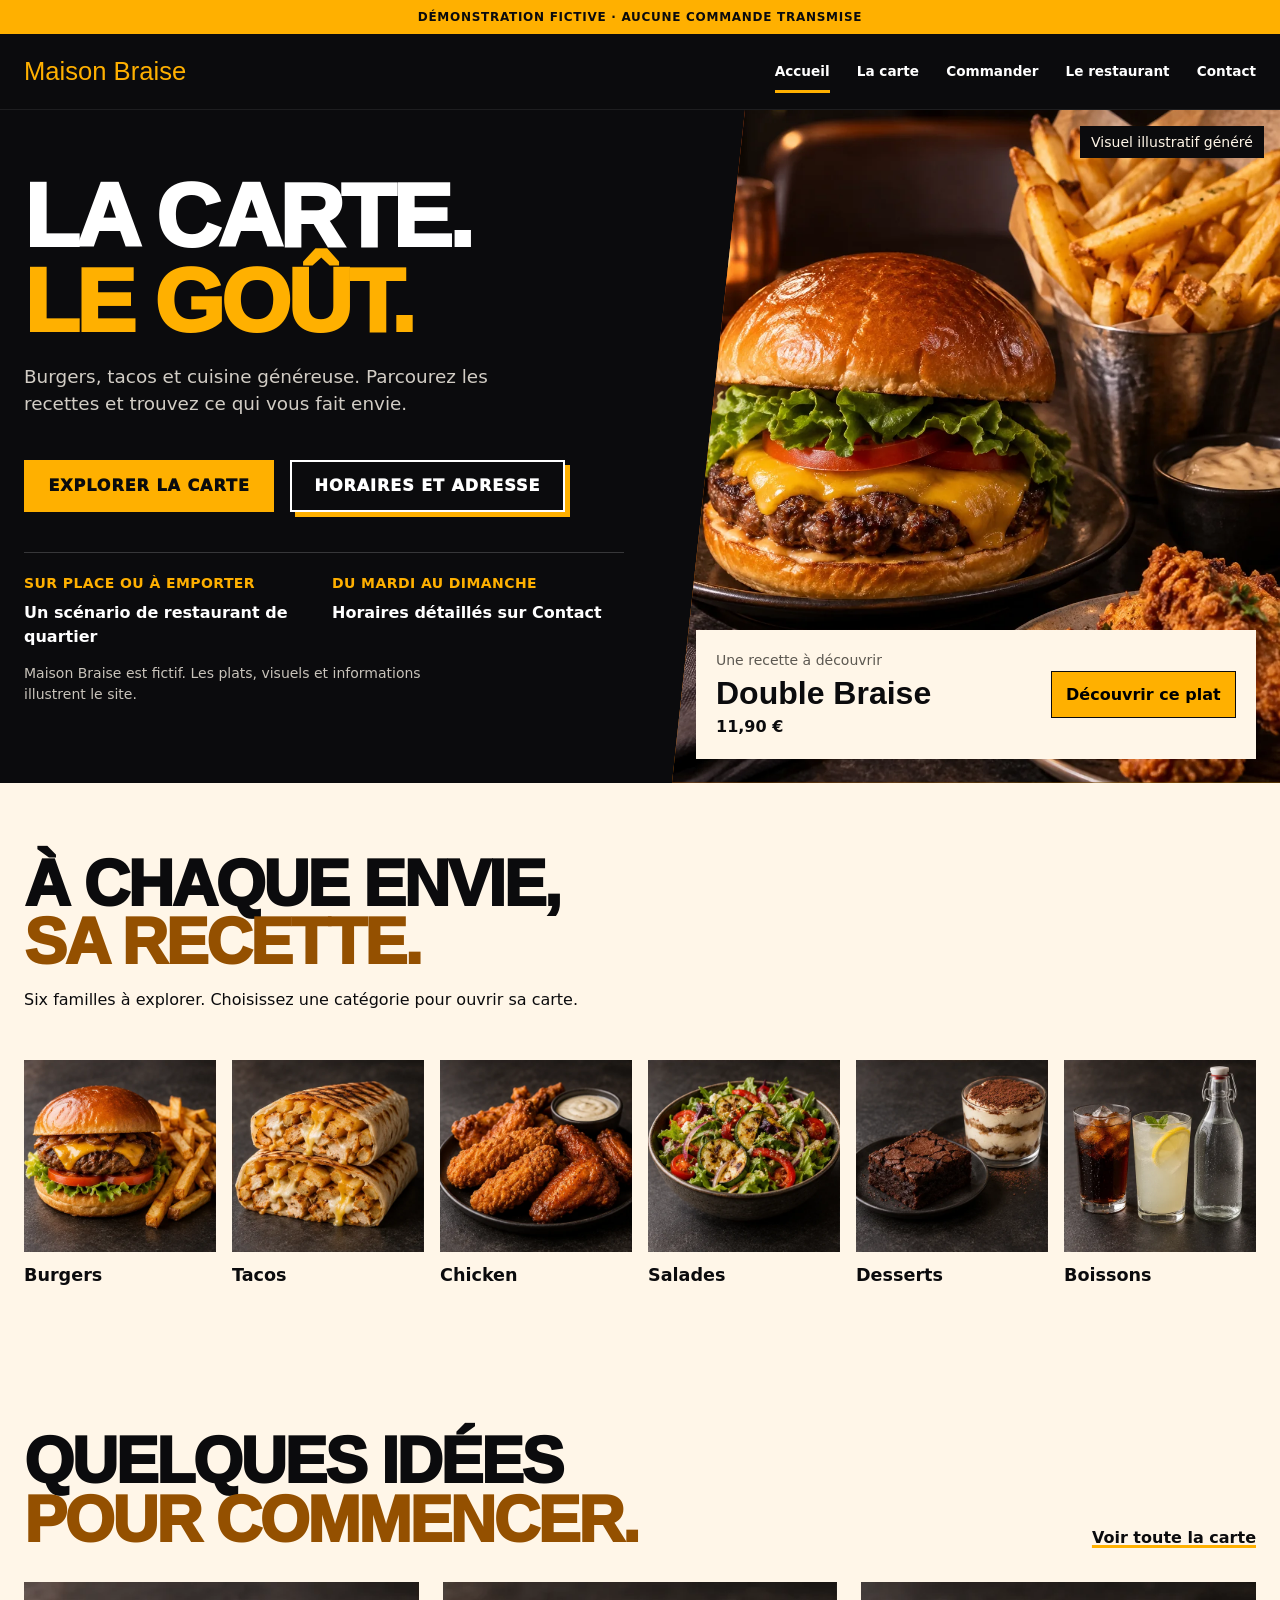
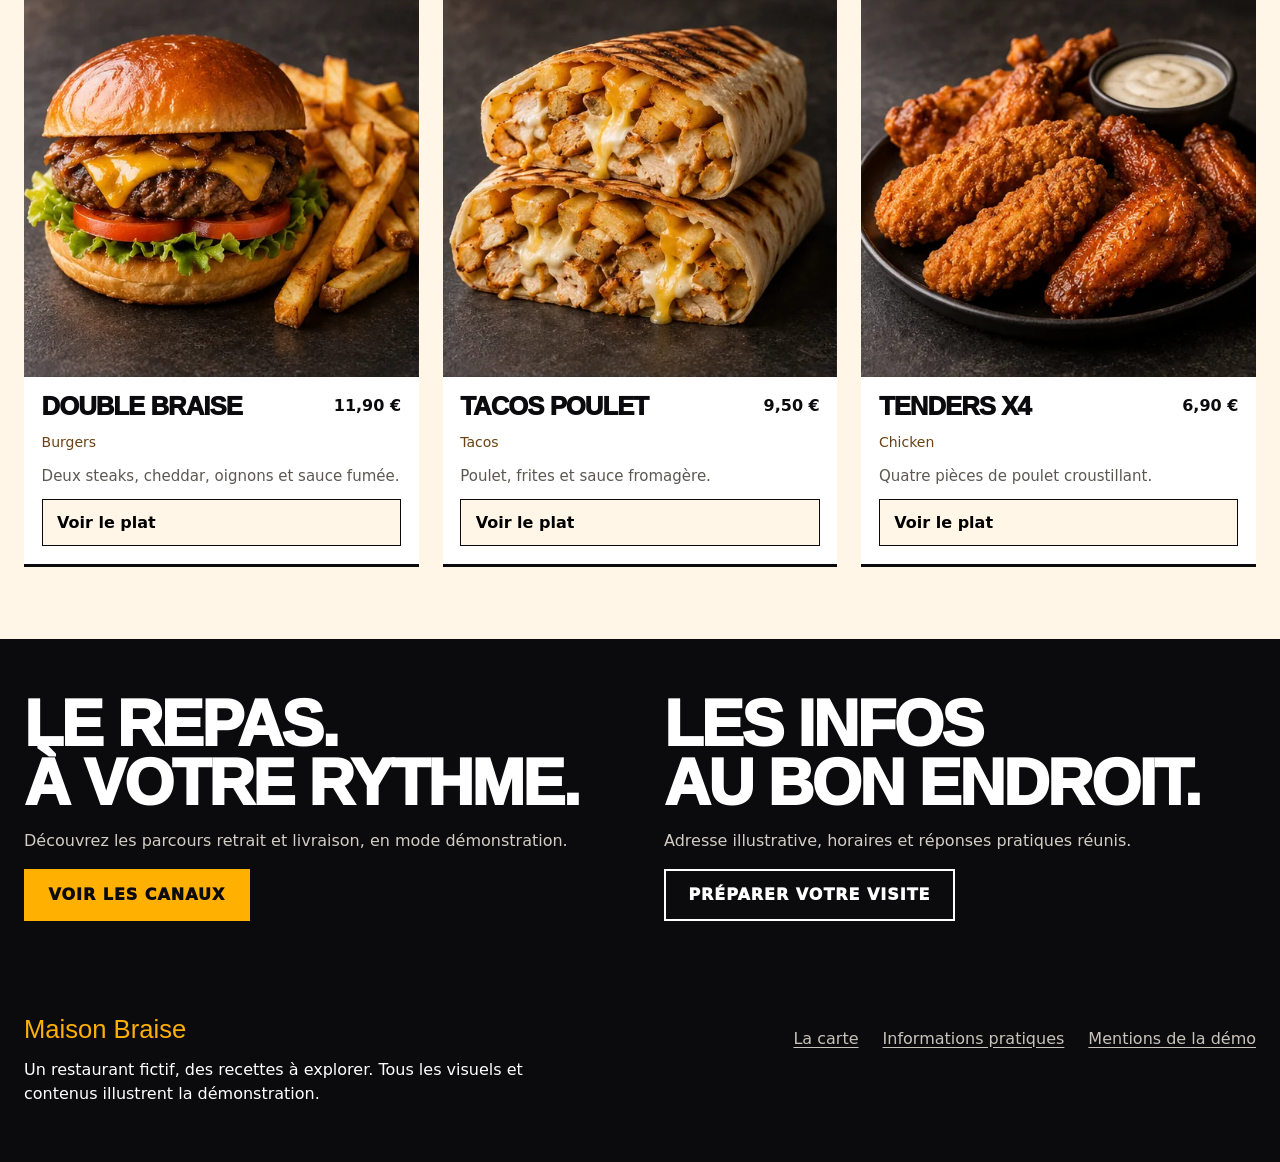
<file: index.html>
<!doctype html><html lang="fr"><head><meta charset="utf-8"><meta name="viewport" content="width=device-width,initial-scale=1"><meta name="robots" content="noindex,nofollow"><meta name="description" content="Démonstration fictive Maison Braise : carte, détails des plats et parcours de canaux."><title>Accueil · Maison Braise</title><link rel="stylesheet" href="assets/site.css"><link rel="stylesheet" href="assets/experience.css"><script type="module" src="assets/experience.mjs"></script></head><body><a class="skip-link" href="#main">Aller au contenu</a><div class="ticker">DÉMONSTRATION FICTIVE · AUCUNE COMMANDE TRANSMISE</div><header class="site-header"><a class="brand" href="index.html" aria-label="Maison Braise accueil"><span class="demo-wordmark">Maison Braise</span></a><button class="menu-toggle" aria-expanded="false" aria-controls="main-nav"><span></span><span></span><span></span><span class="sr-only">Ouvrir le menu</span></button><nav id="main-nav" class="main-nav" aria-label="Navigation principale"><a class="nav-link is-active" href="index.html" aria-current="page">Accueil</a><a class="nav-link " href="carte.html" >La carte</a><a class="nav-link " href="commander.html" >Commander</a><a class="nav-link " href="restaurant.html" >Le restaurant</a><a class="nav-link " href="contact.html" >Contact</a></nav></header><main id="main"><section class="hero"><div class="hero-copy"><h1>LA CARTE.<br><em>LE GOÛT.</em></h1><p class="hero-lead">Burgers, tacos et cuisine généreuse. Parcourez les recettes et trouvez ce qui vous fait envie.</p><div class="hero-actions"><a class="button" href="carte.html">Explorer la carte</a><a class="button button-ghost" href="contact.html">Horaires et adresse</a></div><dl class="hero-facts"><div><dt>Sur place ou à emporter</dt><dd>Un scénario de restaurant de quartier</dd></div><div><dt>Du mardi au dimanche</dt><dd>Horaires détaillés sur Contact</dd></div></dl><p class="demo-caption">Maison Braise est fictif. Les plats, visuels et informations illustrent le site.</p></div><div class="hero-visual"><img src="assets/hero-v2.webp" width="1024" height="1536" alt="Composition illustrative de burgers, frites et poulet pour le restaurant fictif Maison Braise" fetchpriority="high"><span class="demo-image-label">Visuel illustratif généré</span><div class="hero-feature"><div><span>Une recette à découvrir</span><strong>Double Braise</strong><b>11,90 €</b></div><button class="dish-button" type="button" data-dish-id="double-braise" aria-label="Voir Double Braise" disabled>Découvrir ce plat</button></div></div></section><section class="section"><div class="section-head"><h2>À CHAQUE ENVIE,<br><em>SA RECETTE.</em></h2><p>Six familles à explorer. Choisissez une catégorie pour ouvrir sa carte.</p></div><div class="category-links"><a class="category-link" href="carte.html?categorie=Burgers"><div class="food-photo" role="img" aria-label="Illustration de la catégorie Burgers" style="--photo-x:0%;--photo-y:0%"></div><strong>Burgers</strong></a><a class="category-link" href="carte.html?categorie=Tacos"><div class="food-photo" role="img" aria-label="Illustration de la catégorie Tacos" style="--photo-x:50%;--photo-y:0%"></div><strong>Tacos</strong></a><a class="category-link" href="carte.html?categorie=Chicken"><div class="food-photo" role="img" aria-label="Illustration de la catégorie Chicken" style="--photo-x:100%;--photo-y:0%"></div><strong>Chicken</strong></a><a class="category-link" href="carte.html?categorie=Salades"><div class="food-photo" role="img" aria-label="Illustration de la catégorie Salades" style="--photo-x:0%;--photo-y:100%"></div><strong>Salades</strong></a><a class="category-link" href="carte.html?categorie=Desserts"><div class="food-photo" role="img" aria-label="Illustration de la catégorie Desserts" style="--photo-x:50%;--photo-y:100%"></div><strong>Desserts</strong></a><a class="category-link" href="carte.html?categorie=Boissons"><div class="food-photo" role="img" aria-label="Illustration de la catégorie Boissons" style="--photo-x:100%;--photo-y:100%"></div><strong>Boissons</strong></a></div></section><section class="section"><div class="section-head"><h2>QUELQUES IDÉES<br><em>POUR COMMENCER.</em></h2><a href="carte.html">Voir toute la carte</a></div><div class="menu-grid featured-grid"><article class="dish-card" data-card-id="double-braise"><div class="food-photo" role="img" aria-label="Illustration de la catégorie Burgers" style="--photo-x:0%;--photo-y:0%"></div><div class="dish-copy"><div class="dish-head"><h3>Double Braise</h3><strong class="dish-price">11,90 €</strong></div><span class="dish-meta">Burgers</span><p>Deux steaks, cheddar, oignons et sauce fumée.</p><button class="dish-button" type="button" data-dish-id="double-braise" aria-label="Voir Double Braise" disabled>Voir le plat</button></div></article><article class="dish-card" data-card-id="tacos-poulet"><div class="food-photo" role="img" aria-label="Illustration de la catégorie Tacos" style="--photo-x:50%;--photo-y:0%"></div><div class="dish-copy"><div class="dish-head"><h3>Tacos poulet</h3><strong class="dish-price">9,50 €</strong></div><span class="dish-meta">Tacos</span><p>Poulet, frites et sauce fromagère.</p><button class="dish-button" type="button" data-dish-id="tacos-poulet" aria-label="Voir Tacos poulet" disabled>Voir le plat</button></div></article><article class="dish-card" data-card-id="tenders"><div class="food-photo" role="img" aria-label="Illustration de la catégorie Chicken" style="--photo-x:100%;--photo-y:0%"></div><div class="dish-copy"><div class="dish-head"><h3>Tenders x4</h3><strong class="dish-price">6,90 €</strong></div><span class="dish-meta">Chicken</span><p>Quatre pièces de poulet croustillant.</p><button class="dish-button" type="button" data-dish-id="tenders" aria-label="Voir Tenders x4" disabled>Voir le plat</button></div></article></div></section><section class="visit-strip"><div><h2>LE REPAS.<br>À VOTRE RYTHME.</h2><p>Découvrez les parcours retrait et livraison, en mode démonstration.</p><a class="button" href="commander.html">Voir les canaux</a></div><div><h2>LES INFOS<br>AU BON ENDROIT.</h2><p>Adresse illustrative, horaires et réponses pratiques réunis.</p><a class="button button-ghost" href="contact.html">Préparer votre visite</a></div></section></main><footer class="footer"><div class="footer-inner"><div><span class="demo-wordmark">Maison Braise</span><p>Un restaurant fictif, des recettes à explorer. Tous les visuels et contenus illustrent la démonstration.</p></div><nav aria-label="Navigation de pied de page"><a href="carte.html">La carte</a><a href="contact.html">Informations pratiques</a><a href="mentions-legales.html">Mentions de la démo</a></nav></div></footer><dialog class="dish-dialog" id="dish-dialog" aria-labelledby="dish-dialog-title"><div class="dialog-top"><button type="button" class="close-dialog" data-close autofocus>Fermer</button></div><div class="dish-dialog-body"><div class="food-photo" role="img" aria-label="Illustration de la catégorie Burgers" style="--photo-x:0%;--photo-y:0%"></div><div class="dish-dialog-copy"><span id="dish-category" class="dish-meta"></span><h2 id="dish-dialog-title"></h2><strong class="dish-price" id="dish-price"></strong><p id="dish-description"></p><p id="dish-ingredients" class="illustrative-note"></p><p class="illustrative-note">Visuel de catégorie généré. Prix et composition sont des exemples.</p><a class="button" href="commander.html" id="dish-channel">Choisir le canal</a></div></div></dialog><script type="application/json" id="menu-data">[{"id":"classique","name":"Burger classique","category":"Burgers","priceCents":850,"description":"Steak, cheddar, salade, tomate et sauce maison.","allergensIllustrative":["gluten","lait","œufs"],"vegetarianScenario":false,"availableInScenario":true,"priceClass":"illustrative_ttc","datasetClass":"fictional-demo","price":8.5},{"id":"double-braise","name":"Double Braise","category":"Burgers","priceCents":1190,"description":"Deux steaks, cheddar, oignons et sauce fumée.","allergensIllustrative":["gluten","lait","œufs"],"vegetarianScenario":false,"availableInScenario":true,"priceClass":"illustrative_ttc","datasetClass":"fictional-demo","price":11.9},{"id":"chicken","name":"Chicken croustillant","category":"Burgers","priceCents":990,"description":"Poulet croustillant, salade et sauce douce.","allergensIllustrative":["gluten","lait","œufs"],"vegetarianScenario":false,"availableInScenario":true,"priceClass":"illustrative_ttc","datasetClass":"fictional-demo","price":9.9},{"id":"veggie","name":"Burger végétal","category":"Burgers","priceCents":990,"description":"Galette végétale, cheddar, salade et tomate.","allergensIllustrative":["gluten","lait","œufs"],"vegetarianScenario":true,"availableInScenario":true,"priceClass":"illustrative_ttc","datasetClass":"fictional-demo","price":9.9},{"id":"bbq","name":"Burger BBQ","category":"Burgers","priceCents":1090,"description":"Steak, cheddar, oignons et sauce barbecue.","allergensIllustrative":["gluten","lait"],"vegetarianScenario":false,"availableInScenario":true,"priceClass":"illustrative_ttc","datasetClass":"fictional-demo","price":10.9},{"id":"forestier","name":"Le Forestier","category":"Burgers","priceCents":1090,"description":"Steak, champignons, fromage et sauce crémeuse.","allergensIllustrative":["gluten","lait"],"vegetarianScenario":false,"availableInScenario":true,"priceClass":"illustrative_ttc","datasetClass":"fictional-demo","price":10.9},{"id":"tacos-poulet","name":"Tacos poulet","category":"Tacos","priceCents":950,"description":"Poulet, frites et sauce fromagère.","allergensIllustrative":["gluten","lait"],"vegetarianScenario":false,"availableInScenario":true,"priceClass":"illustrative_ttc","datasetClass":"fictional-demo","price":9.5},{"id":"tacos-boeuf","name":"Tacos bœuf","category":"Tacos","priceCents":1050,"description":"Bœuf, frites et sauce fromagère.","allergensIllustrative":["gluten","lait"],"vegetarianScenario":false,"availableInScenario":true,"priceClass":"illustrative_ttc","datasetClass":"fictional-demo","price":10.5},{"id":"tacos-mix","name":"Tacos mixte","category":"Tacos","priceCents":1190,"description":"Poulet et bœuf, frites et sauce fromagère.","allergensIllustrative":["gluten","lait"],"vegetarianScenario":false,"availableInScenario":true,"priceClass":"illustrative_ttc","datasetClass":"fictional-demo","price":11.9},{"id":"tacos-veggie","name":"Tacos végétarien","category":"Tacos","priceCents":950,"description":"Légumes, galette végétale, frites et sauce fromagère.","allergensIllustrative":["gluten","lait"],"vegetarianScenario":true,"availableInScenario":true,"priceClass":"illustrative_ttc","datasetClass":"fictional-demo","price":9.5},{"id":"tenders","name":"Tenders x4","category":"Chicken","priceCents":690,"description":"Quatre pièces de poulet croustillant.","allergensIllustrative":["gluten","œufs"],"vegetarianScenario":false,"availableInScenario":true,"priceClass":"illustrative_ttc","datasetClass":"fictional-demo","price":6.9},{"id":"wings","name":"Wings x6","category":"Chicken","priceCents":650,"description":"Six ailes de poulet marinées.","allergensIllustrative":["gluten"],"vegetarianScenario":false,"availableInScenario":true,"priceClass":"illustrative_ttc","datasetClass":"fictional-demo","price":6.5},{"id":"nuggets","name":"Nuggets x6","category":"Chicken","priceCents":590,"description":"Six nuggets de poulet.","allergensIllustrative":["gluten","lait","œufs"],"vegetarianScenario":false,"availableInScenario":true,"priceClass":"illustrative_ttc","datasetClass":"fictional-demo","price":5.9},{"id":"bucket","name":"Bucket à partager","category":"Chicken","priceCents":1690,"description":"Un assortiment fictif de tenders et wings, accompagné de frites.","allergensIllustrative":["gluten","œufs"],"vegetarianScenario":false,"availableInScenario":true,"priceClass":"illustrative_ttc","datasetClass":"fictional-demo","price":16.9},{"id":"salade-poulet","name":"Salade poulet","category":"Salades","priceCents":990,"description":"Salade, poulet, tomates et croûtons.","allergensIllustrative":["gluten","œufs"],"vegetarianScenario":false,"availableInScenario":true,"priceClass":"illustrative_ttc","datasetClass":"fictional-demo","price":9.9},{"id":"salade-vegetale","name":"Salade végétale","category":"Salades","priceCents":890,"description":"Salade, tomates, légumes et vinaigrette.","allergensIllustrative":["moutarde"],"vegetarianScenario":true,"availableInScenario":true,"priceClass":"illustrative_ttc","datasetClass":"fictional-demo","price":8.9},{"id":"salade-chevre","name":"Salade chèvre","category":"Salades","priceCents":990,"description":"Salade, chèvre, tomates et croûtons.","allergensIllustrative":["gluten","lait"],"vegetarianScenario":true,"availableInScenario":true,"priceClass":"illustrative_ttc","datasetClass":"fictional-demo","price":9.9},{"id":"brownie","name":"Brownie chocolat","category":"Desserts","priceCents":390,"description":"Une portion de brownie au chocolat.","allergensIllustrative":["gluten","lait","œufs"],"vegetarianScenario":true,"availableInScenario":true,"priceClass":"illustrative_ttc","datasetClass":"fictional-demo","price":3.9},{"id":"cookie","name":"Cookie maison","category":"Desserts","priceCents":290,"description":"Un cookie aux pépites de chocolat.","allergensIllustrative":["gluten","lait","œufs"],"vegetarianScenario":true,"availableInScenario":true,"priceClass":"illustrative_ttc","datasetClass":"fictional-demo","price":2.9},{"id":"tiramisu","name":"Tiramisu","category":"Desserts","priceCents":450,"description":"Un dessert individuel au café.","allergensIllustrative":["gluten","lait","œufs"],"vegetarianScenario":true,"availableInScenario":true,"priceClass":"illustrative_ttc","datasetClass":"fictional-demo","price":4.5},{"id":"glace","name":"Glace deux boules","category":"Desserts","priceCents":390,"description":"Deux boules, parfums de démonstration.","allergensIllustrative":["lait"],"vegetarianScenario":true,"availableInScenario":true,"priceClass":"illustrative_ttc","datasetClass":"fictional-demo","price":3.9},{"id":"cola","name":"Cola 33 cl","category":"Boissons","priceCents":250,"description":"Une boisson fraîche de 33 cl.","allergensIllustrative":[],"vegetarianScenario":true,"availableInScenario":true,"priceClass":"illustrative_ttc","datasetClass":"fictional-demo","price":2.5},{"id":"eau","name":"Eau 50 cl","category":"Boissons","priceCents":200,"description":"Une bouteille d’eau de 50 cl.","allergensIllustrative":[],"vegetarianScenario":true,"availableInScenario":true,"priceClass":"illustrative_ttc","datasetClass":"fictional-demo","price":2},{"id":"the-glace","name":"Thé glacé 33 cl","category":"Boissons","priceCents":250,"description":"Une boisson au thé de 33 cl.","allergensIllustrative":[],"vegetarianScenario":true,"availableInScenario":true,"priceClass":"illustrative_ttc","datasetClass":"fictional-demo","price":2.5}]</script><script type="application/json" id="business-data">{"schemaVersion":1,"datasetClass":"fictional-realistic-demo","brandName":"Maison Braise","tagline":"Burgers, tacos et cuisine généreuse","locale":"fr-FR","currency":"EUR","timezone":"Europe/Paris","description":"Un restaurant de quartier imaginé autour de burgers, de recettes au poulet et de repas à partager.","story":{"sinceYear":2021,"headline":"Une cuisine de quartier, une table pour tous","paragraphs":["Maison Braise est un établissement fictif imaginé pour tester un site de restaurant complet. Son univers associe une carte courte, des recettes gourmandes et un accueil simple.","Dans ce scénario, une petite équipe prépare les commandes au déjeuner et au dîner. Les informations, plats et services ci-dessous sont des données de démonstration."]},"contact":{"phoneDisplay":"01 00 00 00 00","phoneIsExample":true,"phoneHref":null,"email":"bonjour@maison-braise.example","emailHref":null,"website":"https://maison-braise.example","socialLinks":[]},"address":{"street":"12 rue des Saveurs","postalCode":"69004","city":"Lyon","country":"France","isIllustrative":true,"mapHref":null,"note":"Adresse inventée pour la mise en page; elle ne désigne pas un établissement réel."},"hours":[{"day":"Lundi","periods":[]},{"day":"Mardi","periods":[["11:30","14:30"],["18:00","22:00"]]},{"day":"Mercredi","periods":[["11:30","14:30"],["18:00","22:00"]]},{"day":"Jeudi","periods":[["11:30","14:30"],["18:00","22:00"]]},{"day":"Vendredi","periods":[["11:30","15:00"],["18:00","23:00"]]},{"day":"Samedi","periods":[["11:30","15:00"],["18:00","23:00"]]},{"day":"Dimanche","periods":[["12:00","15:00"],["18:00","21:30"]]}],"services":{"dineIn":true,"takeaway":true,"delivery":{"enabled":true,"radiusKm":3,"minimumOrderCents":1800,"feeCents":250,"estimatedMinutes":[30,45]},"seats":28,"pickupMinutes":[15,25],"reservationAvailable":false,"isScenario":true},"ordering":{"enabled":false,"channels":[{"name":"Téléphone","description":"Commande à emporter et retrait au restaurant.","href":null},{"name":"Livraison","description":"Zone et disponibilité présentées à titre de scénario.","href":null}],"payments":["Carte bancaire","Espèces"],"note":"La démonstration ne reçoit ni commande ni paiement."},"legal":{"publisher":"Maison Braise — établissement fictif","registrationId":null,"vatId":null,"host":"GitHub Pages, GitHub, Inc.","privacy":"Cette démonstration ne comporte ni compte ni formulaire d’envoi. Les données affichées sont fictives. GitHub Pages conserve des données de connexion pour la sécurité.","note":"Aucune identité juridique réelle n’est simulée; les mentions du client devront être confirmées avant publication."},"faq":[{"question":"Peut-on manger sur place ?","answer":"Dans ce scénario, 28 places sont prévues. La démo ne représente pas une capacité réelle."},{"question":"Comment commander à emporter ?","answer":"Le site final peut diriger vers le téléphone du restaurant. Les canaux sont désactivés dans cette démonstration."},{"question":"Quels sont les horaires ?","answer":"Le scénario prévoit une ouverture du mardi au dimanche, au déjeuner et au dîner. Le lundi est fermé."},{"question":"La livraison est-elle disponible ?","answer":"Le scénario prévoit une zone de 3 km, un minimum de 18 € et 2,50 € de frais. Aucune livraison réelle n’est possible depuis la démo."},{"question":"Y a-t-il des recettes végétariennes ?","answer":"Plusieurs références du menu fictif portent une option végétarienne. Les compositions d’un vrai menu seront confirmées par le restaurateur."},{"question":"Où trouver les informations sur les allergènes ?","answer":"Les listes du menu sont des exemples de données. Elles ne servent pas de conseil pour une commande ou une allergie réelle."}],"media":{"hero":{"src":"assets/hero-v2.webp","alt":"Composition illustrative de burgers, frites et poulet pour le restaurant fictif Maison Braise","origin":"AI-generated illustrative asset","notActualRestaurantPhoto":true}},"validation":{"realClient":false,"claimsValidatedForSale":false,"ordersEnabled":false,"note":"Jeu fictif cohérent pour tests de mise en page, de personnalisation et de livraison; aucune traction ou activité réelle."}}</script></body></html>
</file>
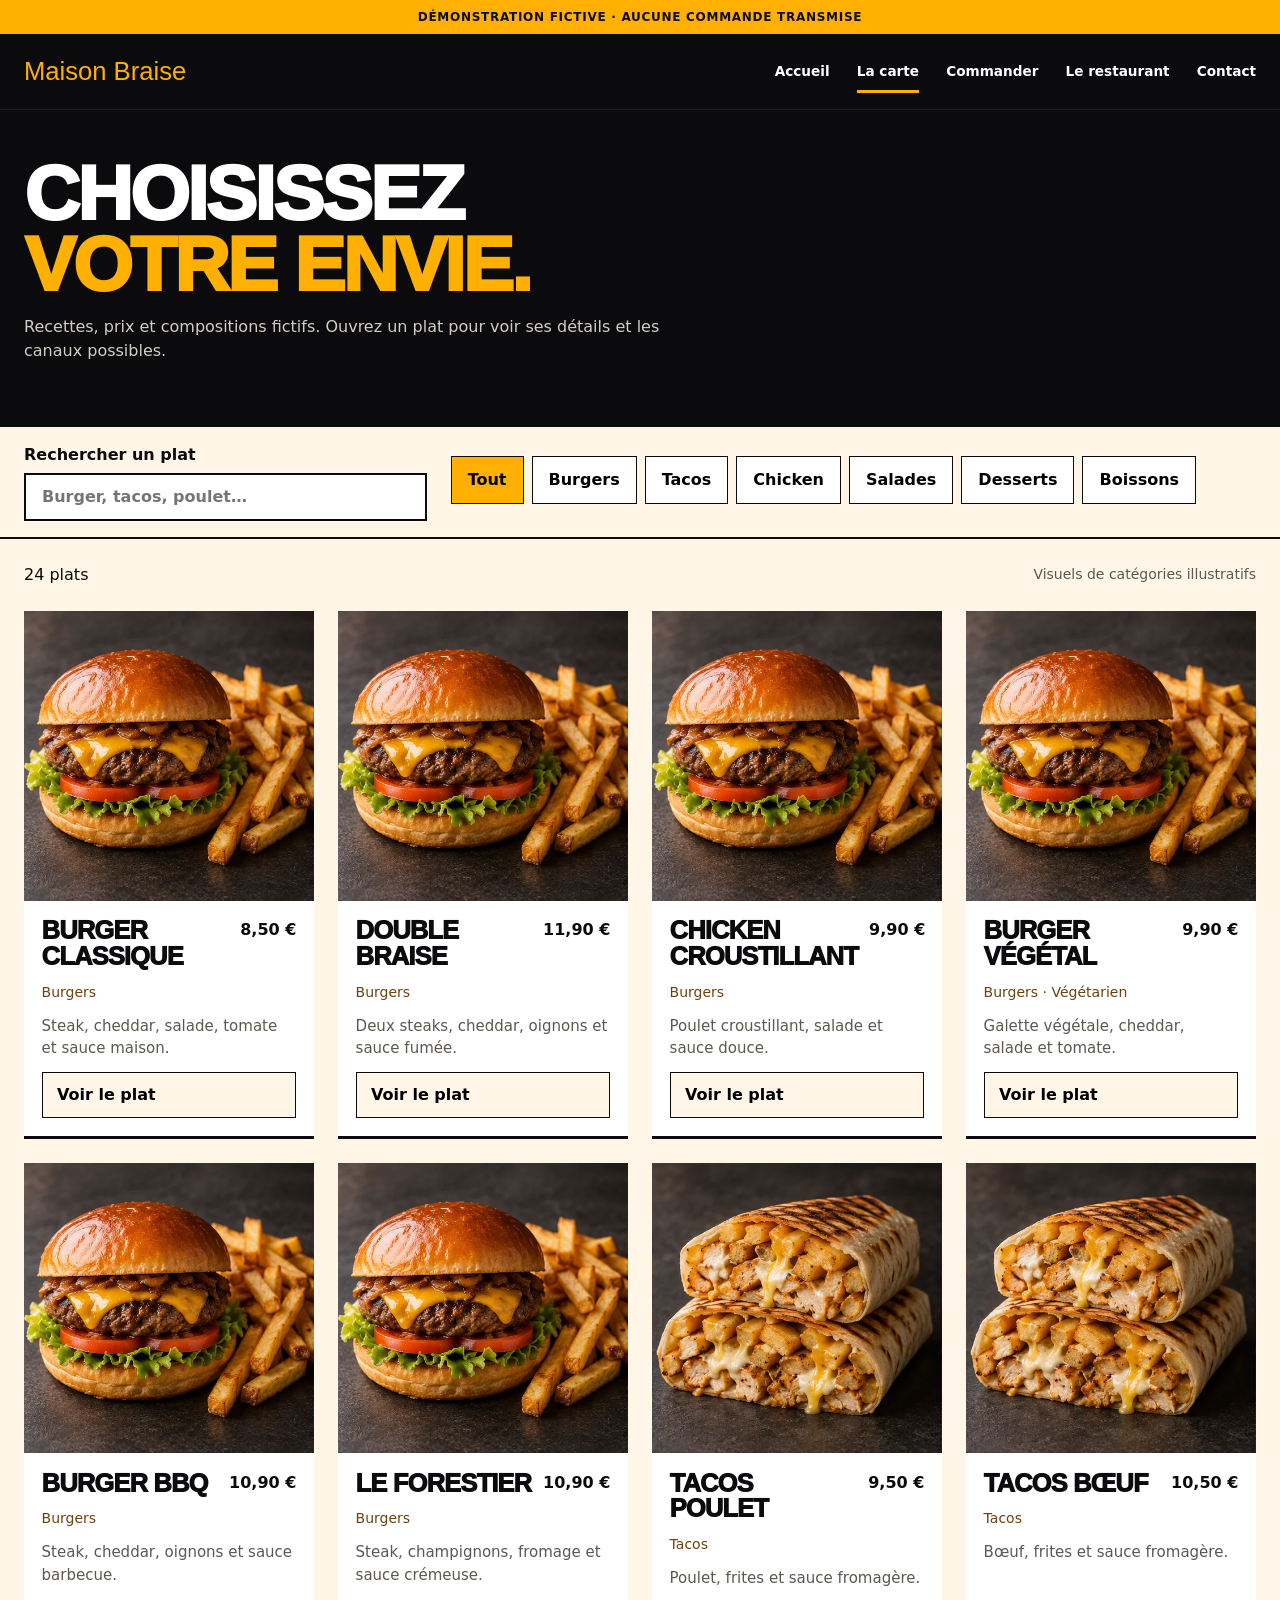
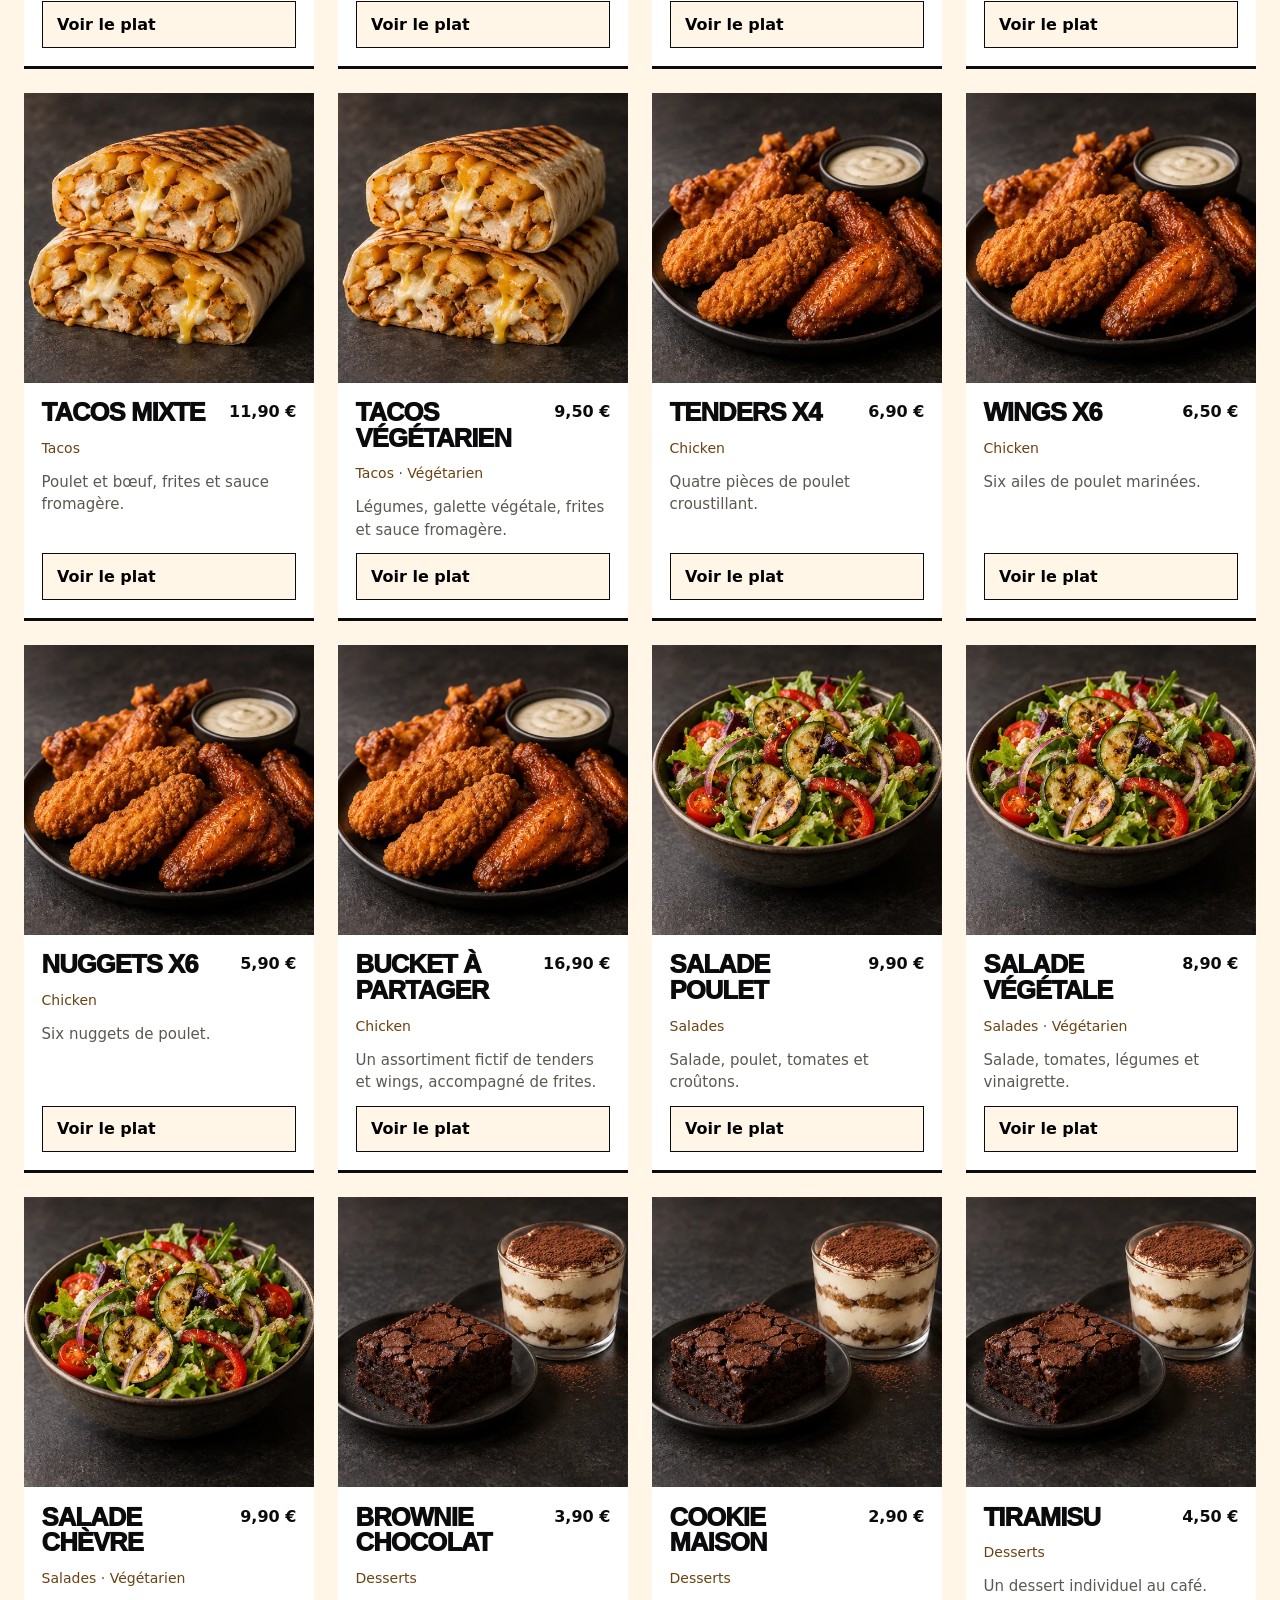
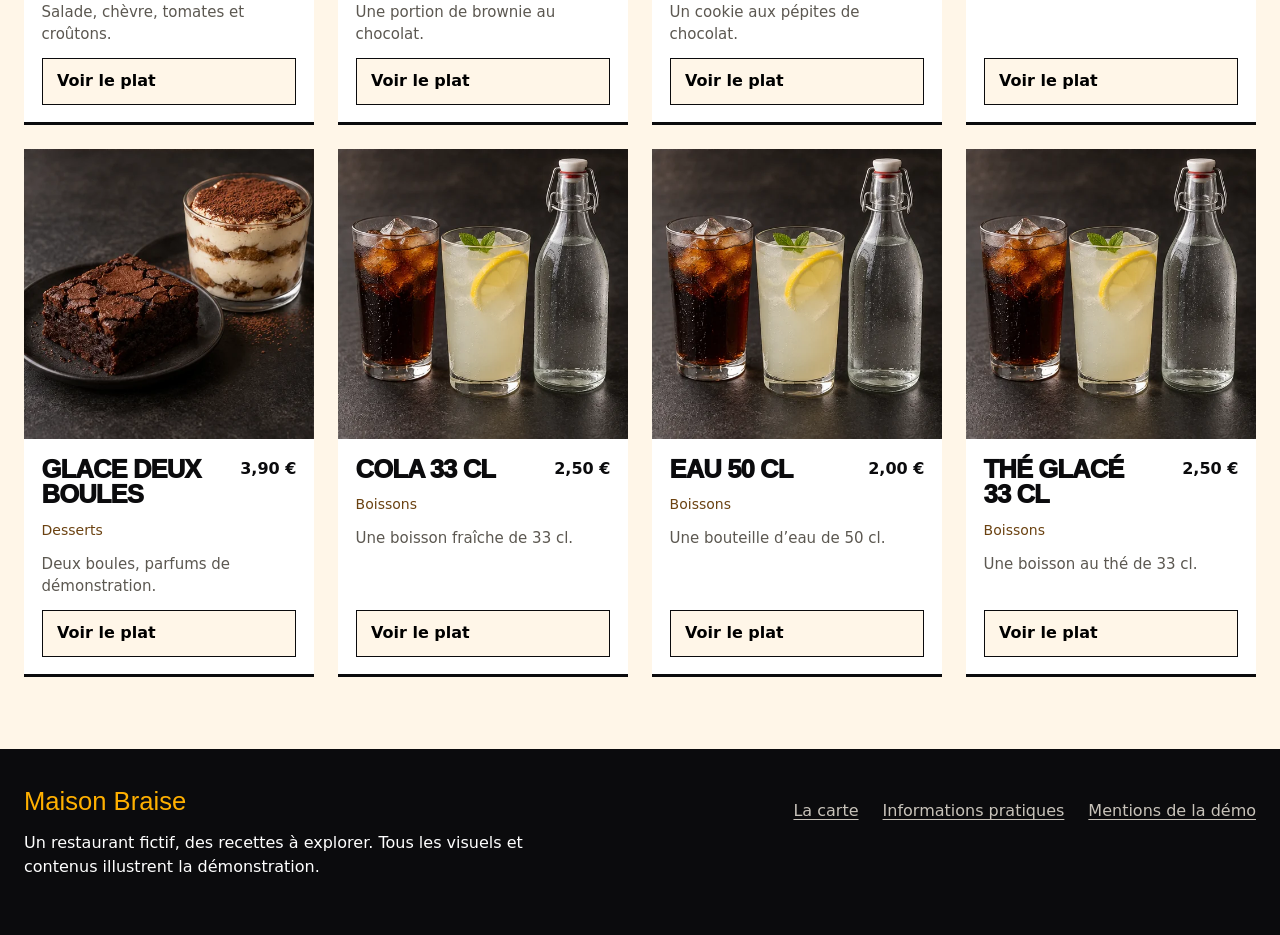
<file: carte.html>
<!doctype html><html lang="fr"><head><meta charset="utf-8"><meta name="viewport" content="width=device-width,initial-scale=1"><meta name="robots" content="noindex,nofollow"><meta name="description" content="Démonstration fictive Maison Braise : carte, détails des plats et parcours de canaux."><title>La carte · Maison Braise</title><link rel="stylesheet" href="assets/site.css"><link rel="stylesheet" href="assets/experience.css"><script type="module" src="assets/experience.mjs"></script></head><body><a class="skip-link" href="#main">Aller au contenu</a><div class="ticker">DÉMONSTRATION FICTIVE · AUCUNE COMMANDE TRANSMISE</div><header class="site-header"><a class="brand" href="index.html" aria-label="Maison Braise accueil"><span class="demo-wordmark">Maison Braise</span></a><button class="menu-toggle" aria-expanded="false" aria-controls="main-nav"><span></span><span></span><span></span><span class="sr-only">Ouvrir le menu</span></button><nav id="main-nav" class="main-nav" aria-label="Navigation principale"><a class="nav-link " href="index.html" >Accueil</a><a class="nav-link is-active" href="carte.html" aria-current="page">La carte</a><a class="nav-link " href="commander.html" >Commander</a><a class="nav-link " href="restaurant.html" >Le restaurant</a><a class="nav-link " href="contact.html" >Contact</a></nav></header><main id="main"><section class="menu-intro"><h1>CHOISISSEZ<br><em>VOTRE ENVIE.</em></h1><p>Recettes, prix et compositions fictifs. Ouvrez un plat pour voir ses détails et les canaux possibles.</p></section><section class="menu-tools"><label><span>Rechercher un plat</span><input id="menu-search" type="search" placeholder="Burger, tacos, poulet…" maxlength="120" autocomplete="off" disabled></label><div class="filter-row" aria-label="Catégories"><button type="button" data-filter="all" aria-pressed="true" class="is-active" disabled>Tout</button><button type="button" data-filter="Burgers" aria-pressed="false" class="" disabled>Burgers</button><button type="button" data-filter="Tacos" aria-pressed="false" class="" disabled>Tacos</button><button type="button" data-filter="Chicken" aria-pressed="false" class="" disabled>Chicken</button><button type="button" data-filter="Salades" aria-pressed="false" class="" disabled>Salades</button><button type="button" data-filter="Desserts" aria-pressed="false" class="" disabled>Desserts</button><button type="button" data-filter="Boissons" aria-pressed="false" class="" disabled>Boissons</button></div></section><section class="section menu-section"><div class="menu-summary"><p id="menu-status" role="status" aria-live="polite">24 plats dans cette carte fictive.</p><span class="illustrative-note">Visuels de catégories illustratifs</span></div><div id="empty-result" hidden><p>Essayez un autre mot ou affichez toute la carte.</p><button type="button" id="clear-search" class="button">Afficher toute la carte</button></div><div id="menu-list" class="menu-grid"><article class="dish-card" data-card-id="classique"><div class="food-photo" role="img" aria-label="Illustration de la catégorie Burgers" style="--photo-x:0%;--photo-y:0%"></div><div class="dish-copy"><div class="dish-head"><h3>Burger classique</h3><strong class="dish-price">8,50 €</strong></div><span class="dish-meta">Burgers</span><p>Steak, cheddar, salade, tomate et sauce maison.</p><button class="dish-button" type="button" data-dish-id="classique" aria-label="Voir Burger classique" disabled>Voir le plat</button></div></article><article class="dish-card" data-card-id="double-braise"><div class="food-photo" role="img" aria-label="Illustration de la catégorie Burgers" style="--photo-x:0%;--photo-y:0%"></div><div class="dish-copy"><div class="dish-head"><h3>Double Braise</h3><strong class="dish-price">11,90 €</strong></div><span class="dish-meta">Burgers</span><p>Deux steaks, cheddar, oignons et sauce fumée.</p><button class="dish-button" type="button" data-dish-id="double-braise" aria-label="Voir Double Braise" disabled>Voir le plat</button></div></article><article class="dish-card" data-card-id="chicken"><div class="food-photo" role="img" aria-label="Illustration de la catégorie Burgers" style="--photo-x:0%;--photo-y:0%"></div><div class="dish-copy"><div class="dish-head"><h3>Chicken croustillant</h3><strong class="dish-price">9,90 €</strong></div><span class="dish-meta">Burgers</span><p>Poulet croustillant, salade et sauce douce.</p><button class="dish-button" type="button" data-dish-id="chicken" aria-label="Voir Chicken croustillant" disabled>Voir le plat</button></div></article><article class="dish-card" data-card-id="veggie"><div class="food-photo" role="img" aria-label="Illustration de la catégorie Burgers" style="--photo-x:0%;--photo-y:0%"></div><div class="dish-copy"><div class="dish-head"><h3>Burger végétal</h3><strong class="dish-price">9,90 €</strong></div><span class="dish-meta">Burgers · Végétarien</span><p>Galette végétale, cheddar, salade et tomate.</p><button class="dish-button" type="button" data-dish-id="veggie" aria-label="Voir Burger végétal" disabled>Voir le plat</button></div></article><article class="dish-card" data-card-id="bbq"><div class="food-photo" role="img" aria-label="Illustration de la catégorie Burgers" style="--photo-x:0%;--photo-y:0%"></div><div class="dish-copy"><div class="dish-head"><h3>Burger BBQ</h3><strong class="dish-price">10,90 €</strong></div><span class="dish-meta">Burgers</span><p>Steak, cheddar, oignons et sauce barbecue.</p><button class="dish-button" type="button" data-dish-id="bbq" aria-label="Voir Burger BBQ" disabled>Voir le plat</button></div></article><article class="dish-card" data-card-id="forestier"><div class="food-photo" role="img" aria-label="Illustration de la catégorie Burgers" style="--photo-x:0%;--photo-y:0%"></div><div class="dish-copy"><div class="dish-head"><h3>Le Forestier</h3><strong class="dish-price">10,90 €</strong></div><span class="dish-meta">Burgers</span><p>Steak, champignons, fromage et sauce crémeuse.</p><button class="dish-button" type="button" data-dish-id="forestier" aria-label="Voir Le Forestier" disabled>Voir le plat</button></div></article><article class="dish-card" data-card-id="tacos-poulet"><div class="food-photo" role="img" aria-label="Illustration de la catégorie Tacos" style="--photo-x:50%;--photo-y:0%"></div><div class="dish-copy"><div class="dish-head"><h3>Tacos poulet</h3><strong class="dish-price">9,50 €</strong></div><span class="dish-meta">Tacos</span><p>Poulet, frites et sauce fromagère.</p><button class="dish-button" type="button" data-dish-id="tacos-poulet" aria-label="Voir Tacos poulet" disabled>Voir le plat</button></div></article><article class="dish-card" data-card-id="tacos-boeuf"><div class="food-photo" role="img" aria-label="Illustration de la catégorie Tacos" style="--photo-x:50%;--photo-y:0%"></div><div class="dish-copy"><div class="dish-head"><h3>Tacos bœuf</h3><strong class="dish-price">10,50 €</strong></div><span class="dish-meta">Tacos</span><p>Bœuf, frites et sauce fromagère.</p><button class="dish-button" type="button" data-dish-id="tacos-boeuf" aria-label="Voir Tacos bœuf" disabled>Voir le plat</button></div></article><article class="dish-card" data-card-id="tacos-mix"><div class="food-photo" role="img" aria-label="Illustration de la catégorie Tacos" style="--photo-x:50%;--photo-y:0%"></div><div class="dish-copy"><div class="dish-head"><h3>Tacos mixte</h3><strong class="dish-price">11,90 €</strong></div><span class="dish-meta">Tacos</span><p>Poulet et bœuf, frites et sauce fromagère.</p><button class="dish-button" type="button" data-dish-id="tacos-mix" aria-label="Voir Tacos mixte" disabled>Voir le plat</button></div></article><article class="dish-card" data-card-id="tacos-veggie"><div class="food-photo" role="img" aria-label="Illustration de la catégorie Tacos" style="--photo-x:50%;--photo-y:0%"></div><div class="dish-copy"><div class="dish-head"><h3>Tacos végétarien</h3><strong class="dish-price">9,50 €</strong></div><span class="dish-meta">Tacos · Végétarien</span><p>Légumes, galette végétale, frites et sauce fromagère.</p><button class="dish-button" type="button" data-dish-id="tacos-veggie" aria-label="Voir Tacos végétarien" disabled>Voir le plat</button></div></article><article class="dish-card" data-card-id="tenders"><div class="food-photo" role="img" aria-label="Illustration de la catégorie Chicken" style="--photo-x:100%;--photo-y:0%"></div><div class="dish-copy"><div class="dish-head"><h3>Tenders x4</h3><strong class="dish-price">6,90 €</strong></div><span class="dish-meta">Chicken</span><p>Quatre pièces de poulet croustillant.</p><button class="dish-button" type="button" data-dish-id="tenders" aria-label="Voir Tenders x4" disabled>Voir le plat</button></div></article><article class="dish-card" data-card-id="wings"><div class="food-photo" role="img" aria-label="Illustration de la catégorie Chicken" style="--photo-x:100%;--photo-y:0%"></div><div class="dish-copy"><div class="dish-head"><h3>Wings x6</h3><strong class="dish-price">6,50 €</strong></div><span class="dish-meta">Chicken</span><p>Six ailes de poulet marinées.</p><button class="dish-button" type="button" data-dish-id="wings" aria-label="Voir Wings x6" disabled>Voir le plat</button></div></article><article class="dish-card" data-card-id="nuggets"><div class="food-photo" role="img" aria-label="Illustration de la catégorie Chicken" style="--photo-x:100%;--photo-y:0%"></div><div class="dish-copy"><div class="dish-head"><h3>Nuggets x6</h3><strong class="dish-price">5,90 €</strong></div><span class="dish-meta">Chicken</span><p>Six nuggets de poulet.</p><button class="dish-button" type="button" data-dish-id="nuggets" aria-label="Voir Nuggets x6" disabled>Voir le plat</button></div></article><article class="dish-card" data-card-id="bucket"><div class="food-photo" role="img" aria-label="Illustration de la catégorie Chicken" style="--photo-x:100%;--photo-y:0%"></div><div class="dish-copy"><div class="dish-head"><h3>Bucket à partager</h3><strong class="dish-price">16,90 €</strong></div><span class="dish-meta">Chicken</span><p>Un assortiment fictif de tenders et wings, accompagné de frites.</p><button class="dish-button" type="button" data-dish-id="bucket" aria-label="Voir Bucket à partager" disabled>Voir le plat</button></div></article><article class="dish-card" data-card-id="salade-poulet"><div class="food-photo" role="img" aria-label="Illustration de la catégorie Salades" style="--photo-x:0%;--photo-y:100%"></div><div class="dish-copy"><div class="dish-head"><h3>Salade poulet</h3><strong class="dish-price">9,90 €</strong></div><span class="dish-meta">Salades</span><p>Salade, poulet, tomates et croûtons.</p><button class="dish-button" type="button" data-dish-id="salade-poulet" aria-label="Voir Salade poulet" disabled>Voir le plat</button></div></article><article class="dish-card" data-card-id="salade-vegetale"><div class="food-photo" role="img" aria-label="Illustration de la catégorie Salades" style="--photo-x:0%;--photo-y:100%"></div><div class="dish-copy"><div class="dish-head"><h3>Salade végétale</h3><strong class="dish-price">8,90 €</strong></div><span class="dish-meta">Salades · Végétarien</span><p>Salade, tomates, légumes et vinaigrette.</p><button class="dish-button" type="button" data-dish-id="salade-vegetale" aria-label="Voir Salade végétale" disabled>Voir le plat</button></div></article><article class="dish-card" data-card-id="salade-chevre"><div class="food-photo" role="img" aria-label="Illustration de la catégorie Salades" style="--photo-x:0%;--photo-y:100%"></div><div class="dish-copy"><div class="dish-head"><h3>Salade chèvre</h3><strong class="dish-price">9,90 €</strong></div><span class="dish-meta">Salades · Végétarien</span><p>Salade, chèvre, tomates et croûtons.</p><button class="dish-button" type="button" data-dish-id="salade-chevre" aria-label="Voir Salade chèvre" disabled>Voir le plat</button></div></article><article class="dish-card" data-card-id="brownie"><div class="food-photo" role="img" aria-label="Illustration de la catégorie Desserts" style="--photo-x:50%;--photo-y:100%"></div><div class="dish-copy"><div class="dish-head"><h3>Brownie chocolat</h3><strong class="dish-price">3,90 €</strong></div><span class="dish-meta">Desserts</span><p>Une portion de brownie au chocolat.</p><button class="dish-button" type="button" data-dish-id="brownie" aria-label="Voir Brownie chocolat" disabled>Voir le plat</button></div></article><article class="dish-card" data-card-id="cookie"><div class="food-photo" role="img" aria-label="Illustration de la catégorie Desserts" style="--photo-x:50%;--photo-y:100%"></div><div class="dish-copy"><div class="dish-head"><h3>Cookie maison</h3><strong class="dish-price">2,90 €</strong></div><span class="dish-meta">Desserts</span><p>Un cookie aux pépites de chocolat.</p><button class="dish-button" type="button" data-dish-id="cookie" aria-label="Voir Cookie maison" disabled>Voir le plat</button></div></article><article class="dish-card" data-card-id="tiramisu"><div class="food-photo" role="img" aria-label="Illustration de la catégorie Desserts" style="--photo-x:50%;--photo-y:100%"></div><div class="dish-copy"><div class="dish-head"><h3>Tiramisu</h3><strong class="dish-price">4,50 €</strong></div><span class="dish-meta">Desserts</span><p>Un dessert individuel au café.</p><button class="dish-button" type="button" data-dish-id="tiramisu" aria-label="Voir Tiramisu" disabled>Voir le plat</button></div></article><article class="dish-card" data-card-id="glace"><div class="food-photo" role="img" aria-label="Illustration de la catégorie Desserts" style="--photo-x:50%;--photo-y:100%"></div><div class="dish-copy"><div class="dish-head"><h3>Glace deux boules</h3><strong class="dish-price">3,90 €</strong></div><span class="dish-meta">Desserts</span><p>Deux boules, parfums de démonstration.</p><button class="dish-button" type="button" data-dish-id="glace" aria-label="Voir Glace deux boules" disabled>Voir le plat</button></div></article><article class="dish-card" data-card-id="cola"><div class="food-photo" role="img" aria-label="Illustration de la catégorie Boissons" style="--photo-x:100%;--photo-y:100%"></div><div class="dish-copy"><div class="dish-head"><h3>Cola 33 cl</h3><strong class="dish-price">2,50 €</strong></div><span class="dish-meta">Boissons</span><p>Une boisson fraîche de 33 cl.</p><button class="dish-button" type="button" data-dish-id="cola" aria-label="Voir Cola 33 cl" disabled>Voir le plat</button></div></article><article class="dish-card" data-card-id="eau"><div class="food-photo" role="img" aria-label="Illustration de la catégorie Boissons" style="--photo-x:100%;--photo-y:100%"></div><div class="dish-copy"><div class="dish-head"><h3>Eau 50 cl</h3><strong class="dish-price">2,00 €</strong></div><span class="dish-meta">Boissons</span><p>Une bouteille d’eau de 50 cl.</p><button class="dish-button" type="button" data-dish-id="eau" aria-label="Voir Eau 50 cl" disabled>Voir le plat</button></div></article><article class="dish-card" data-card-id="the-glace"><div class="food-photo" role="img" aria-label="Illustration de la catégorie Boissons" style="--photo-x:100%;--photo-y:100%"></div><div class="dish-copy"><div class="dish-head"><h3>Thé glacé 33 cl</h3><strong class="dish-price">2,50 €</strong></div><span class="dish-meta">Boissons</span><p>Une boisson au thé de 33 cl.</p><button class="dish-button" type="button" data-dish-id="the-glace" aria-label="Voir Thé glacé 33 cl" disabled>Voir le plat</button></div></article></div></section></main><footer class="footer"><div class="footer-inner"><div><span class="demo-wordmark">Maison Braise</span><p>Un restaurant fictif, des recettes à explorer. Tous les visuels et contenus illustrent la démonstration.</p></div><nav aria-label="Navigation de pied de page"><a href="carte.html">La carte</a><a href="contact.html">Informations pratiques</a><a href="mentions-legales.html">Mentions de la démo</a></nav></div></footer><dialog class="dish-dialog" id="dish-dialog" aria-labelledby="dish-dialog-title"><div class="dialog-top"><button type="button" class="close-dialog" data-close autofocus>Fermer</button></div><div class="dish-dialog-body"><div class="food-photo" role="img" aria-label="Illustration de la catégorie Burgers" style="--photo-x:0%;--photo-y:0%"></div><div class="dish-dialog-copy"><span id="dish-category" class="dish-meta"></span><h2 id="dish-dialog-title"></h2><strong class="dish-price" id="dish-price"></strong><p id="dish-description"></p><p id="dish-ingredients" class="illustrative-note"></p><p class="illustrative-note">Visuel de catégorie généré. Prix et composition sont des exemples.</p><a class="button" href="commander.html" id="dish-channel">Choisir le canal</a></div></div></dialog><script type="application/json" id="menu-data">[{"id":"classique","name":"Burger classique","category":"Burgers","priceCents":850,"description":"Steak, cheddar, salade, tomate et sauce maison.","allergensIllustrative":["gluten","lait","œufs"],"vegetarianScenario":false,"availableInScenario":true,"priceClass":"illustrative_ttc","datasetClass":"fictional-demo","price":8.5},{"id":"double-braise","name":"Double Braise","category":"Burgers","priceCents":1190,"description":"Deux steaks, cheddar, oignons et sauce fumée.","allergensIllustrative":["gluten","lait","œufs"],"vegetarianScenario":false,"availableInScenario":true,"priceClass":"illustrative_ttc","datasetClass":"fictional-demo","price":11.9},{"id":"chicken","name":"Chicken croustillant","category":"Burgers","priceCents":990,"description":"Poulet croustillant, salade et sauce douce.","allergensIllustrative":["gluten","lait","œufs"],"vegetarianScenario":false,"availableInScenario":true,"priceClass":"illustrative_ttc","datasetClass":"fictional-demo","price":9.9},{"id":"veggie","name":"Burger végétal","category":"Burgers","priceCents":990,"description":"Galette végétale, cheddar, salade et tomate.","allergensIllustrative":["gluten","lait","œufs"],"vegetarianScenario":true,"availableInScenario":true,"priceClass":"illustrative_ttc","datasetClass":"fictional-demo","price":9.9},{"id":"bbq","name":"Burger BBQ","category":"Burgers","priceCents":1090,"description":"Steak, cheddar, oignons et sauce barbecue.","allergensIllustrative":["gluten","lait"],"vegetarianScenario":false,"availableInScenario":true,"priceClass":"illustrative_ttc","datasetClass":"fictional-demo","price":10.9},{"id":"forestier","name":"Le Forestier","category":"Burgers","priceCents":1090,"description":"Steak, champignons, fromage et sauce crémeuse.","allergensIllustrative":["gluten","lait"],"vegetarianScenario":false,"availableInScenario":true,"priceClass":"illustrative_ttc","datasetClass":"fictional-demo","price":10.9},{"id":"tacos-poulet","name":"Tacos poulet","category":"Tacos","priceCents":950,"description":"Poulet, frites et sauce fromagère.","allergensIllustrative":["gluten","lait"],"vegetarianScenario":false,"availableInScenario":true,"priceClass":"illustrative_ttc","datasetClass":"fictional-demo","price":9.5},{"id":"tacos-boeuf","name":"Tacos bœuf","category":"Tacos","priceCents":1050,"description":"Bœuf, frites et sauce fromagère.","allergensIllustrative":["gluten","lait"],"vegetarianScenario":false,"availableInScenario":true,"priceClass":"illustrative_ttc","datasetClass":"fictional-demo","price":10.5},{"id":"tacos-mix","name":"Tacos mixte","category":"Tacos","priceCents":1190,"description":"Poulet et bœuf, frites et sauce fromagère.","allergensIllustrative":["gluten","lait"],"vegetarianScenario":false,"availableInScenario":true,"priceClass":"illustrative_ttc","datasetClass":"fictional-demo","price":11.9},{"id":"tacos-veggie","name":"Tacos végétarien","category":"Tacos","priceCents":950,"description":"Légumes, galette végétale, frites et sauce fromagère.","allergensIllustrative":["gluten","lait"],"vegetarianScenario":true,"availableInScenario":true,"priceClass":"illustrative_ttc","datasetClass":"fictional-demo","price":9.5},{"id":"tenders","name":"Tenders x4","category":"Chicken","priceCents":690,"description":"Quatre pièces de poulet croustillant.","allergensIllustrative":["gluten","œufs"],"vegetarianScenario":false,"availableInScenario":true,"priceClass":"illustrative_ttc","datasetClass":"fictional-demo","price":6.9},{"id":"wings","name":"Wings x6","category":"Chicken","priceCents":650,"description":"Six ailes de poulet marinées.","allergensIllustrative":["gluten"],"vegetarianScenario":false,"availableInScenario":true,"priceClass":"illustrative_ttc","datasetClass":"fictional-demo","price":6.5},{"id":"nuggets","name":"Nuggets x6","category":"Chicken","priceCents":590,"description":"Six nuggets de poulet.","allergensIllustrative":["gluten","lait","œufs"],"vegetarianScenario":false,"availableInScenario":true,"priceClass":"illustrative_ttc","datasetClass":"fictional-demo","price":5.9},{"id":"bucket","name":"Bucket à partager","category":"Chicken","priceCents":1690,"description":"Un assortiment fictif de tenders et wings, accompagné de frites.","allergensIllustrative":["gluten","œufs"],"vegetarianScenario":false,"availableInScenario":true,"priceClass":"illustrative_ttc","datasetClass":"fictional-demo","price":16.9},{"id":"salade-poulet","name":"Salade poulet","category":"Salades","priceCents":990,"description":"Salade, poulet, tomates et croûtons.","allergensIllustrative":["gluten","œufs"],"vegetarianScenario":false,"availableInScenario":true,"priceClass":"illustrative_ttc","datasetClass":"fictional-demo","price":9.9},{"id":"salade-vegetale","name":"Salade végétale","category":"Salades","priceCents":890,"description":"Salade, tomates, légumes et vinaigrette.","allergensIllustrative":["moutarde"],"vegetarianScenario":true,"availableInScenario":true,"priceClass":"illustrative_ttc","datasetClass":"fictional-demo","price":8.9},{"id":"salade-chevre","name":"Salade chèvre","category":"Salades","priceCents":990,"description":"Salade, chèvre, tomates et croûtons.","allergensIllustrative":["gluten","lait"],"vegetarianScenario":true,"availableInScenario":true,"priceClass":"illustrative_ttc","datasetClass":"fictional-demo","price":9.9},{"id":"brownie","name":"Brownie chocolat","category":"Desserts","priceCents":390,"description":"Une portion de brownie au chocolat.","allergensIllustrative":["gluten","lait","œufs"],"vegetarianScenario":true,"availableInScenario":true,"priceClass":"illustrative_ttc","datasetClass":"fictional-demo","price":3.9},{"id":"cookie","name":"Cookie maison","category":"Desserts","priceCents":290,"description":"Un cookie aux pépites de chocolat.","allergensIllustrative":["gluten","lait","œufs"],"vegetarianScenario":true,"availableInScenario":true,"priceClass":"illustrative_ttc","datasetClass":"fictional-demo","price":2.9},{"id":"tiramisu","name":"Tiramisu","category":"Desserts","priceCents":450,"description":"Un dessert individuel au café.","allergensIllustrative":["gluten","lait","œufs"],"vegetarianScenario":true,"availableInScenario":true,"priceClass":"illustrative_ttc","datasetClass":"fictional-demo","price":4.5},{"id":"glace","name":"Glace deux boules","category":"Desserts","priceCents":390,"description":"Deux boules, parfums de démonstration.","allergensIllustrative":["lait"],"vegetarianScenario":true,"availableInScenario":true,"priceClass":"illustrative_ttc","datasetClass":"fictional-demo","price":3.9},{"id":"cola","name":"Cola 33 cl","category":"Boissons","priceCents":250,"description":"Une boisson fraîche de 33 cl.","allergensIllustrative":[],"vegetarianScenario":true,"availableInScenario":true,"priceClass":"illustrative_ttc","datasetClass":"fictional-demo","price":2.5},{"id":"eau","name":"Eau 50 cl","category":"Boissons","priceCents":200,"description":"Une bouteille d’eau de 50 cl.","allergensIllustrative":[],"vegetarianScenario":true,"availableInScenario":true,"priceClass":"illustrative_ttc","datasetClass":"fictional-demo","price":2},{"id":"the-glace","name":"Thé glacé 33 cl","category":"Boissons","priceCents":250,"description":"Une boisson au thé de 33 cl.","allergensIllustrative":[],"vegetarianScenario":true,"availableInScenario":true,"priceClass":"illustrative_ttc","datasetClass":"fictional-demo","price":2.5}]</script><script type="application/json" id="business-data">{"schemaVersion":1,"datasetClass":"fictional-realistic-demo","brandName":"Maison Braise","tagline":"Burgers, tacos et cuisine généreuse","locale":"fr-FR","currency":"EUR","timezone":"Europe/Paris","description":"Un restaurant de quartier imaginé autour de burgers, de recettes au poulet et de repas à partager.","story":{"sinceYear":2021,"headline":"Une cuisine de quartier, une table pour tous","paragraphs":["Maison Braise est un établissement fictif imaginé pour tester un site de restaurant complet. Son univers associe une carte courte, des recettes gourmandes et un accueil simple.","Dans ce scénario, une petite équipe prépare les commandes au déjeuner et au dîner. Les informations, plats et services ci-dessous sont des données de démonstration."]},"contact":{"phoneDisplay":"01 00 00 00 00","phoneIsExample":true,"phoneHref":null,"email":"bonjour@maison-braise.example","emailHref":null,"website":"https://maison-braise.example","socialLinks":[]},"address":{"street":"12 rue des Saveurs","postalCode":"69004","city":"Lyon","country":"France","isIllustrative":true,"mapHref":null,"note":"Adresse inventée pour la mise en page; elle ne désigne pas un établissement réel."},"hours":[{"day":"Lundi","periods":[]},{"day":"Mardi","periods":[["11:30","14:30"],["18:00","22:00"]]},{"day":"Mercredi","periods":[["11:30","14:30"],["18:00","22:00"]]},{"day":"Jeudi","periods":[["11:30","14:30"],["18:00","22:00"]]},{"day":"Vendredi","periods":[["11:30","15:00"],["18:00","23:00"]]},{"day":"Samedi","periods":[["11:30","15:00"],["18:00","23:00"]]},{"day":"Dimanche","periods":[["12:00","15:00"],["18:00","21:30"]]}],"services":{"dineIn":true,"takeaway":true,"delivery":{"enabled":true,"radiusKm":3,"minimumOrderCents":1800,"feeCents":250,"estimatedMinutes":[30,45]},"seats":28,"pickupMinutes":[15,25],"reservationAvailable":false,"isScenario":true},"ordering":{"enabled":false,"channels":[{"name":"Téléphone","description":"Commande à emporter et retrait au restaurant.","href":null},{"name":"Livraison","description":"Zone et disponibilité présentées à titre de scénario.","href":null}],"payments":["Carte bancaire","Espèces"],"note":"La démonstration ne reçoit ni commande ni paiement."},"legal":{"publisher":"Maison Braise — établissement fictif","registrationId":null,"vatId":null,"host":"GitHub Pages, GitHub, Inc.","privacy":"Cette démonstration ne comporte ni compte ni formulaire d’envoi. Les données affichées sont fictives. GitHub Pages conserve des données de connexion pour la sécurité.","note":"Aucune identité juridique réelle n’est simulée; les mentions du client devront être confirmées avant publication."},"faq":[{"question":"Peut-on manger sur place ?","answer":"Dans ce scénario, 28 places sont prévues. La démo ne représente pas une capacité réelle."},{"question":"Comment commander à emporter ?","answer":"Le site final peut diriger vers le téléphone du restaurant. Les canaux sont désactivés dans cette démonstration."},{"question":"Quels sont les horaires ?","answer":"Le scénario prévoit une ouverture du mardi au dimanche, au déjeuner et au dîner. Le lundi est fermé."},{"question":"La livraison est-elle disponible ?","answer":"Le scénario prévoit une zone de 3 km, un minimum de 18 € et 2,50 € de frais. Aucune livraison réelle n’est possible depuis la démo."},{"question":"Y a-t-il des recettes végétariennes ?","answer":"Plusieurs références du menu fictif portent une option végétarienne. Les compositions d’un vrai menu seront confirmées par le restaurateur."},{"question":"Où trouver les informations sur les allergènes ?","answer":"Les listes du menu sont des exemples de données. Elles ne servent pas de conseil pour une commande ou une allergie réelle."}],"media":{"hero":{"src":"assets/hero-v2.webp","alt":"Composition illustrative de burgers, frites et poulet pour le restaurant fictif Maison Braise","origin":"AI-generated illustrative asset","notActualRestaurantPhoto":true}},"validation":{"realClient":false,"claimsValidatedForSale":false,"ordersEnabled":false,"note":"Jeu fictif cohérent pour tests de mise en page, de personnalisation et de livraison; aucune traction ou activité réelle."}}</script></body></html>
</file>
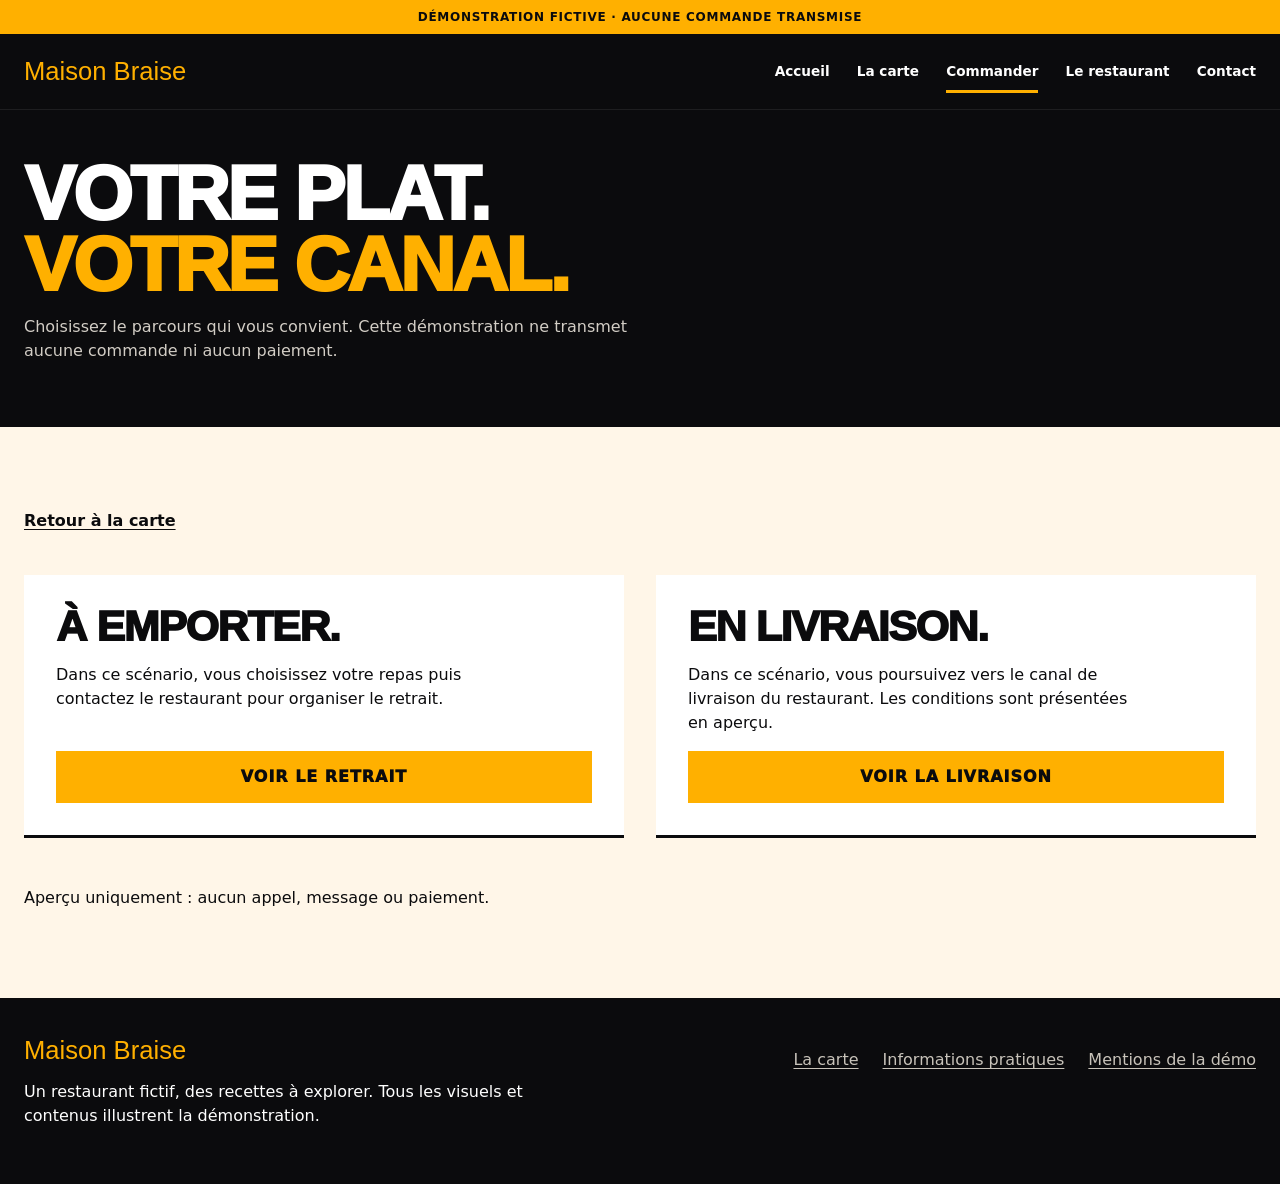
<file: commander.html>
<!doctype html><html lang="fr"><head><meta charset="utf-8"><meta name="viewport" content="width=device-width,initial-scale=1"><meta name="robots" content="noindex,nofollow"><meta name="description" content="Démonstration fictive Maison Braise : carte, détails des plats et parcours de canaux."><title>Commander · Maison Braise</title><link rel="stylesheet" href="assets/site.css"><link rel="stylesheet" href="assets/experience.css"><script type="module" src="assets/experience.mjs"></script></head><body><a class="skip-link" href="#main">Aller au contenu</a><div class="ticker">DÉMONSTRATION FICTIVE · AUCUNE COMMANDE TRANSMISE</div><header class="site-header"><a class="brand" href="index.html" aria-label="Maison Braise accueil"><span class="demo-wordmark">Maison Braise</span></a><button class="menu-toggle" aria-expanded="false" aria-controls="main-nav"><span></span><span></span><span></span><span class="sr-only">Ouvrir le menu</span></button><nav id="main-nav" class="main-nav" aria-label="Navigation principale"><a class="nav-link " href="index.html" >Accueil</a><a class="nav-link " href="carte.html" >La carte</a><a class="nav-link is-active" href="commander.html" aria-current="page">Commander</a><a class="nav-link " href="restaurant.html" >Le restaurant</a><a class="nav-link " href="contact.html" >Contact</a></nav></header><main id="main"><section class="channel-intro"><h1>VOTRE PLAT.<br><em>VOTRE CANAL.</em></h1><p>Choisissez le parcours qui vous convient. Cette démonstration ne transmet aucune commande ni aucun paiement.</p></section><section class="section"><a class="back-link" id="back-to-menu" href="carte.html">Retour à la carte</a><div id="selected-dish" class="selected-dish" hidden><div class="food-photo" role="img" aria-label="Illustration de la catégorie Burgers" style="--photo-x:0%;--photo-y:0%"></div><div><span class="illustrative-note">Votre plat d’exemple</span><h2 id="selected-name"></h2><strong class="dish-price" id="selected-price"></strong></div></div><div class="channel-choice"><article class="channel-option"><h2>À EMPORTER.</h2><p>Dans ce scénario, vous choisissez votre repas puis contactez le restaurant pour organiser le retrait.</p><button type="button" class="button" data-channel="pickup">Voir le retrait</button></article><article class="channel-option"><h2>EN LIVRAISON.</h2><p>Dans ce scénario, vous poursuivez vers le canal de livraison du restaurant. Les conditions sont présentées en aperçu.</p><button type="button" class="button" data-channel="delivery">Voir la livraison</button></article></div><p id="channel-status" role="status" aria-live="polite">Aperçu uniquement : aucun appel, message ou paiement.</p><section class="channel-preview" id="channel-preview" hidden aria-labelledby="preview-title"><h2 id="preview-title" tabindex="-1"></h2><p id="preview-dish"></p><p id="preview-description"></p><p>Le choix est illustratif. Rien n’est envoyé au restaurant.</p><a class="back-link" href="carte.html">Continuer à découvrir la carte</a></section></section></main><footer class="footer"><div class="footer-inner"><div><span class="demo-wordmark">Maison Braise</span><p>Un restaurant fictif, des recettes à explorer. Tous les visuels et contenus illustrent la démonstration.</p></div><nav aria-label="Navigation de pied de page"><a href="carte.html">La carte</a><a href="contact.html">Informations pratiques</a><a href="mentions-legales.html">Mentions de la démo</a></nav></div></footer><dialog class="dish-dialog" id="dish-dialog" aria-labelledby="dish-dialog-title"><div class="dialog-top"><button type="button" class="close-dialog" data-close autofocus>Fermer</button></div><div class="dish-dialog-body"><div class="food-photo" role="img" aria-label="Illustration de la catégorie Burgers" style="--photo-x:0%;--photo-y:0%"></div><div class="dish-dialog-copy"><span id="dish-category" class="dish-meta"></span><h2 id="dish-dialog-title"></h2><strong class="dish-price" id="dish-price"></strong><p id="dish-description"></p><p id="dish-ingredients" class="illustrative-note"></p><p class="illustrative-note">Visuel de catégorie généré. Prix et composition sont des exemples.</p><a class="button" href="commander.html" id="dish-channel">Choisir le canal</a></div></div></dialog><script type="application/json" id="menu-data">[{"id":"classique","name":"Burger classique","category":"Burgers","priceCents":850,"description":"Steak, cheddar, salade, tomate et sauce maison.","allergensIllustrative":["gluten","lait","œufs"],"vegetarianScenario":false,"availableInScenario":true,"priceClass":"illustrative_ttc","datasetClass":"fictional-demo","price":8.5},{"id":"double-braise","name":"Double Braise","category":"Burgers","priceCents":1190,"description":"Deux steaks, cheddar, oignons et sauce fumée.","allergensIllustrative":["gluten","lait","œufs"],"vegetarianScenario":false,"availableInScenario":true,"priceClass":"illustrative_ttc","datasetClass":"fictional-demo","price":11.9},{"id":"chicken","name":"Chicken croustillant","category":"Burgers","priceCents":990,"description":"Poulet croustillant, salade et sauce douce.","allergensIllustrative":["gluten","lait","œufs"],"vegetarianScenario":false,"availableInScenario":true,"priceClass":"illustrative_ttc","datasetClass":"fictional-demo","price":9.9},{"id":"veggie","name":"Burger végétal","category":"Burgers","priceCents":990,"description":"Galette végétale, cheddar, salade et tomate.","allergensIllustrative":["gluten","lait","œufs"],"vegetarianScenario":true,"availableInScenario":true,"priceClass":"illustrative_ttc","datasetClass":"fictional-demo","price":9.9},{"id":"bbq","name":"Burger BBQ","category":"Burgers","priceCents":1090,"description":"Steak, cheddar, oignons et sauce barbecue.","allergensIllustrative":["gluten","lait"],"vegetarianScenario":false,"availableInScenario":true,"priceClass":"illustrative_ttc","datasetClass":"fictional-demo","price":10.9},{"id":"forestier","name":"Le Forestier","category":"Burgers","priceCents":1090,"description":"Steak, champignons, fromage et sauce crémeuse.","allergensIllustrative":["gluten","lait"],"vegetarianScenario":false,"availableInScenario":true,"priceClass":"illustrative_ttc","datasetClass":"fictional-demo","price":10.9},{"id":"tacos-poulet","name":"Tacos poulet","category":"Tacos","priceCents":950,"description":"Poulet, frites et sauce fromagère.","allergensIllustrative":["gluten","lait"],"vegetarianScenario":false,"availableInScenario":true,"priceClass":"illustrative_ttc","datasetClass":"fictional-demo","price":9.5},{"id":"tacos-boeuf","name":"Tacos bœuf","category":"Tacos","priceCents":1050,"description":"Bœuf, frites et sauce fromagère.","allergensIllustrative":["gluten","lait"],"vegetarianScenario":false,"availableInScenario":true,"priceClass":"illustrative_ttc","datasetClass":"fictional-demo","price":10.5},{"id":"tacos-mix","name":"Tacos mixte","category":"Tacos","priceCents":1190,"description":"Poulet et bœuf, frites et sauce fromagère.","allergensIllustrative":["gluten","lait"],"vegetarianScenario":false,"availableInScenario":true,"priceClass":"illustrative_ttc","datasetClass":"fictional-demo","price":11.9},{"id":"tacos-veggie","name":"Tacos végétarien","category":"Tacos","priceCents":950,"description":"Légumes, galette végétale, frites et sauce fromagère.","allergensIllustrative":["gluten","lait"],"vegetarianScenario":true,"availableInScenario":true,"priceClass":"illustrative_ttc","datasetClass":"fictional-demo","price":9.5},{"id":"tenders","name":"Tenders x4","category":"Chicken","priceCents":690,"description":"Quatre pièces de poulet croustillant.","allergensIllustrative":["gluten","œufs"],"vegetarianScenario":false,"availableInScenario":true,"priceClass":"illustrative_ttc","datasetClass":"fictional-demo","price":6.9},{"id":"wings","name":"Wings x6","category":"Chicken","priceCents":650,"description":"Six ailes de poulet marinées.","allergensIllustrative":["gluten"],"vegetarianScenario":false,"availableInScenario":true,"priceClass":"illustrative_ttc","datasetClass":"fictional-demo","price":6.5},{"id":"nuggets","name":"Nuggets x6","category":"Chicken","priceCents":590,"description":"Six nuggets de poulet.","allergensIllustrative":["gluten","lait","œufs"],"vegetarianScenario":false,"availableInScenario":true,"priceClass":"illustrative_ttc","datasetClass":"fictional-demo","price":5.9},{"id":"bucket","name":"Bucket à partager","category":"Chicken","priceCents":1690,"description":"Un assortiment fictif de tenders et wings, accompagné de frites.","allergensIllustrative":["gluten","œufs"],"vegetarianScenario":false,"availableInScenario":true,"priceClass":"illustrative_ttc","datasetClass":"fictional-demo","price":16.9},{"id":"salade-poulet","name":"Salade poulet","category":"Salades","priceCents":990,"description":"Salade, poulet, tomates et croûtons.","allergensIllustrative":["gluten","œufs"],"vegetarianScenario":false,"availableInScenario":true,"priceClass":"illustrative_ttc","datasetClass":"fictional-demo","price":9.9},{"id":"salade-vegetale","name":"Salade végétale","category":"Salades","priceCents":890,"description":"Salade, tomates, légumes et vinaigrette.","allergensIllustrative":["moutarde"],"vegetarianScenario":true,"availableInScenario":true,"priceClass":"illustrative_ttc","datasetClass":"fictional-demo","price":8.9},{"id":"salade-chevre","name":"Salade chèvre","category":"Salades","priceCents":990,"description":"Salade, chèvre, tomates et croûtons.","allergensIllustrative":["gluten","lait"],"vegetarianScenario":true,"availableInScenario":true,"priceClass":"illustrative_ttc","datasetClass":"fictional-demo","price":9.9},{"id":"brownie","name":"Brownie chocolat","category":"Desserts","priceCents":390,"description":"Une portion de brownie au chocolat.","allergensIllustrative":["gluten","lait","œufs"],"vegetarianScenario":true,"availableInScenario":true,"priceClass":"illustrative_ttc","datasetClass":"fictional-demo","price":3.9},{"id":"cookie","name":"Cookie maison","category":"Desserts","priceCents":290,"description":"Un cookie aux pépites de chocolat.","allergensIllustrative":["gluten","lait","œufs"],"vegetarianScenario":true,"availableInScenario":true,"priceClass":"illustrative_ttc","datasetClass":"fictional-demo","price":2.9},{"id":"tiramisu","name":"Tiramisu","category":"Desserts","priceCents":450,"description":"Un dessert individuel au café.","allergensIllustrative":["gluten","lait","œufs"],"vegetarianScenario":true,"availableInScenario":true,"priceClass":"illustrative_ttc","datasetClass":"fictional-demo","price":4.5},{"id":"glace","name":"Glace deux boules","category":"Desserts","priceCents":390,"description":"Deux boules, parfums de démonstration.","allergensIllustrative":["lait"],"vegetarianScenario":true,"availableInScenario":true,"priceClass":"illustrative_ttc","datasetClass":"fictional-demo","price":3.9},{"id":"cola","name":"Cola 33 cl","category":"Boissons","priceCents":250,"description":"Une boisson fraîche de 33 cl.","allergensIllustrative":[],"vegetarianScenario":true,"availableInScenario":true,"priceClass":"illustrative_ttc","datasetClass":"fictional-demo","price":2.5},{"id":"eau","name":"Eau 50 cl","category":"Boissons","priceCents":200,"description":"Une bouteille d’eau de 50 cl.","allergensIllustrative":[],"vegetarianScenario":true,"availableInScenario":true,"priceClass":"illustrative_ttc","datasetClass":"fictional-demo","price":2},{"id":"the-glace","name":"Thé glacé 33 cl","category":"Boissons","priceCents":250,"description":"Une boisson au thé de 33 cl.","allergensIllustrative":[],"vegetarianScenario":true,"availableInScenario":true,"priceClass":"illustrative_ttc","datasetClass":"fictional-demo","price":2.5}]</script><script type="application/json" id="business-data">{"schemaVersion":1,"datasetClass":"fictional-realistic-demo","brandName":"Maison Braise","tagline":"Burgers, tacos et cuisine généreuse","locale":"fr-FR","currency":"EUR","timezone":"Europe/Paris","description":"Un restaurant de quartier imaginé autour de burgers, de recettes au poulet et de repas à partager.","story":{"sinceYear":2021,"headline":"Une cuisine de quartier, une table pour tous","paragraphs":["Maison Braise est un établissement fictif imaginé pour tester un site de restaurant complet. Son univers associe une carte courte, des recettes gourmandes et un accueil simple.","Dans ce scénario, une petite équipe prépare les commandes au déjeuner et au dîner. Les informations, plats et services ci-dessous sont des données de démonstration."]},"contact":{"phoneDisplay":"01 00 00 00 00","phoneIsExample":true,"phoneHref":null,"email":"bonjour@maison-braise.example","emailHref":null,"website":"https://maison-braise.example","socialLinks":[]},"address":{"street":"12 rue des Saveurs","postalCode":"69004","city":"Lyon","country":"France","isIllustrative":true,"mapHref":null,"note":"Adresse inventée pour la mise en page; elle ne désigne pas un établissement réel."},"hours":[{"day":"Lundi","periods":[]},{"day":"Mardi","periods":[["11:30","14:30"],["18:00","22:00"]]},{"day":"Mercredi","periods":[["11:30","14:30"],["18:00","22:00"]]},{"day":"Jeudi","periods":[["11:30","14:30"],["18:00","22:00"]]},{"day":"Vendredi","periods":[["11:30","15:00"],["18:00","23:00"]]},{"day":"Samedi","periods":[["11:30","15:00"],["18:00","23:00"]]},{"day":"Dimanche","periods":[["12:00","15:00"],["18:00","21:30"]]}],"services":{"dineIn":true,"takeaway":true,"delivery":{"enabled":true,"radiusKm":3,"minimumOrderCents":1800,"feeCents":250,"estimatedMinutes":[30,45]},"seats":28,"pickupMinutes":[15,25],"reservationAvailable":false,"isScenario":true},"ordering":{"enabled":false,"channels":[{"name":"Téléphone","description":"Commande à emporter et retrait au restaurant.","href":null},{"name":"Livraison","description":"Zone et disponibilité présentées à titre de scénario.","href":null}],"payments":["Carte bancaire","Espèces"],"note":"La démonstration ne reçoit ni commande ni paiement."},"legal":{"publisher":"Maison Braise — établissement fictif","registrationId":null,"vatId":null,"host":"GitHub Pages, GitHub, Inc.","privacy":"Cette démonstration ne comporte ni compte ni formulaire d’envoi. Les données affichées sont fictives. GitHub Pages conserve des données de connexion pour la sécurité.","note":"Aucune identité juridique réelle n’est simulée; les mentions du client devront être confirmées avant publication."},"faq":[{"question":"Peut-on manger sur place ?","answer":"Dans ce scénario, 28 places sont prévues. La démo ne représente pas une capacité réelle."},{"question":"Comment commander à emporter ?","answer":"Le site final peut diriger vers le téléphone du restaurant. Les canaux sont désactivés dans cette démonstration."},{"question":"Quels sont les horaires ?","answer":"Le scénario prévoit une ouverture du mardi au dimanche, au déjeuner et au dîner. Le lundi est fermé."},{"question":"La livraison est-elle disponible ?","answer":"Le scénario prévoit une zone de 3 km, un minimum de 18 € et 2,50 € de frais. Aucune livraison réelle n’est possible depuis la démo."},{"question":"Y a-t-il des recettes végétariennes ?","answer":"Plusieurs références du menu fictif portent une option végétarienne. Les compositions d’un vrai menu seront confirmées par le restaurateur."},{"question":"Où trouver les informations sur les allergènes ?","answer":"Les listes du menu sont des exemples de données. Elles ne servent pas de conseil pour une commande ou une allergie réelle."}],"media":{"hero":{"src":"assets/hero-v2.webp","alt":"Composition illustrative de burgers, frites et poulet pour le restaurant fictif Maison Braise","origin":"AI-generated illustrative asset","notActualRestaurantPhoto":true}},"validation":{"realClient":false,"claimsValidatedForSale":false,"ordersEnabled":false,"note":"Jeu fictif cohérent pour tests de mise en page, de personnalisation et de livraison; aucune traction ou activité réelle."}}</script></body></html>
</file>
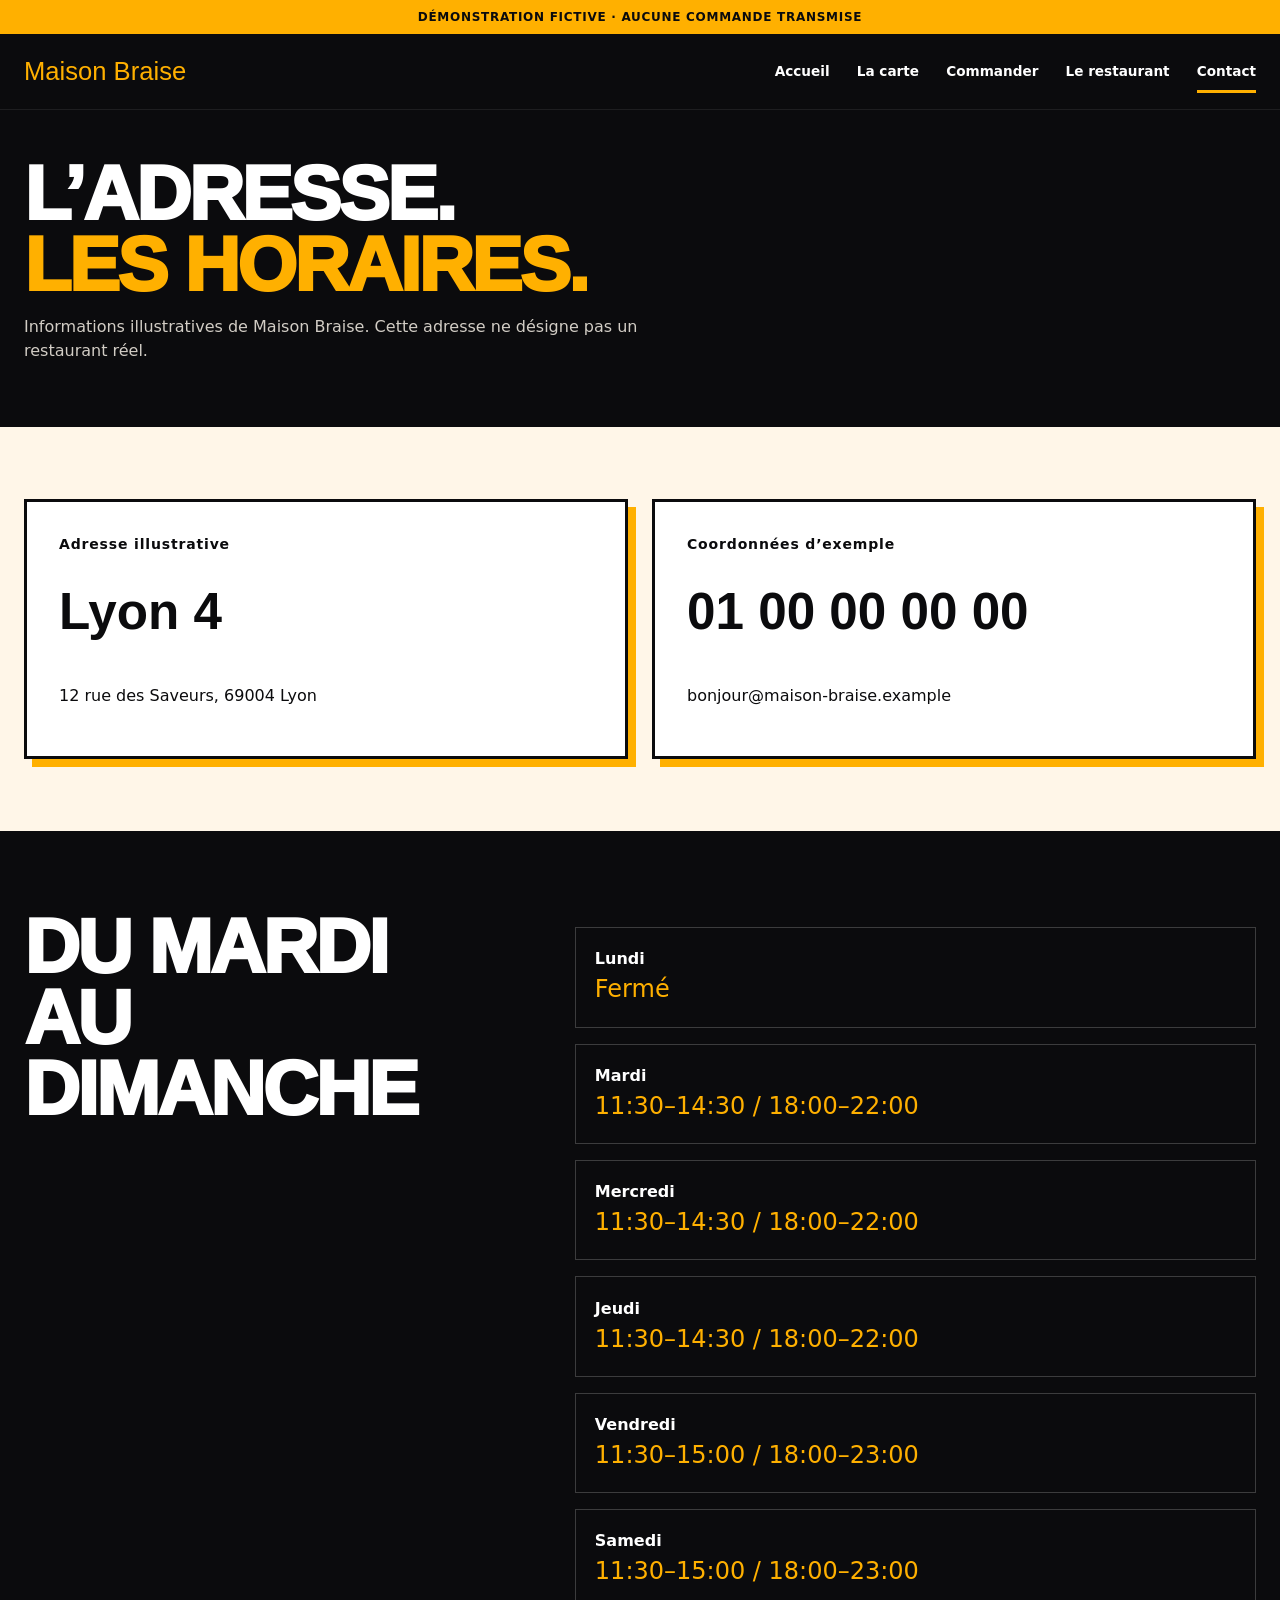
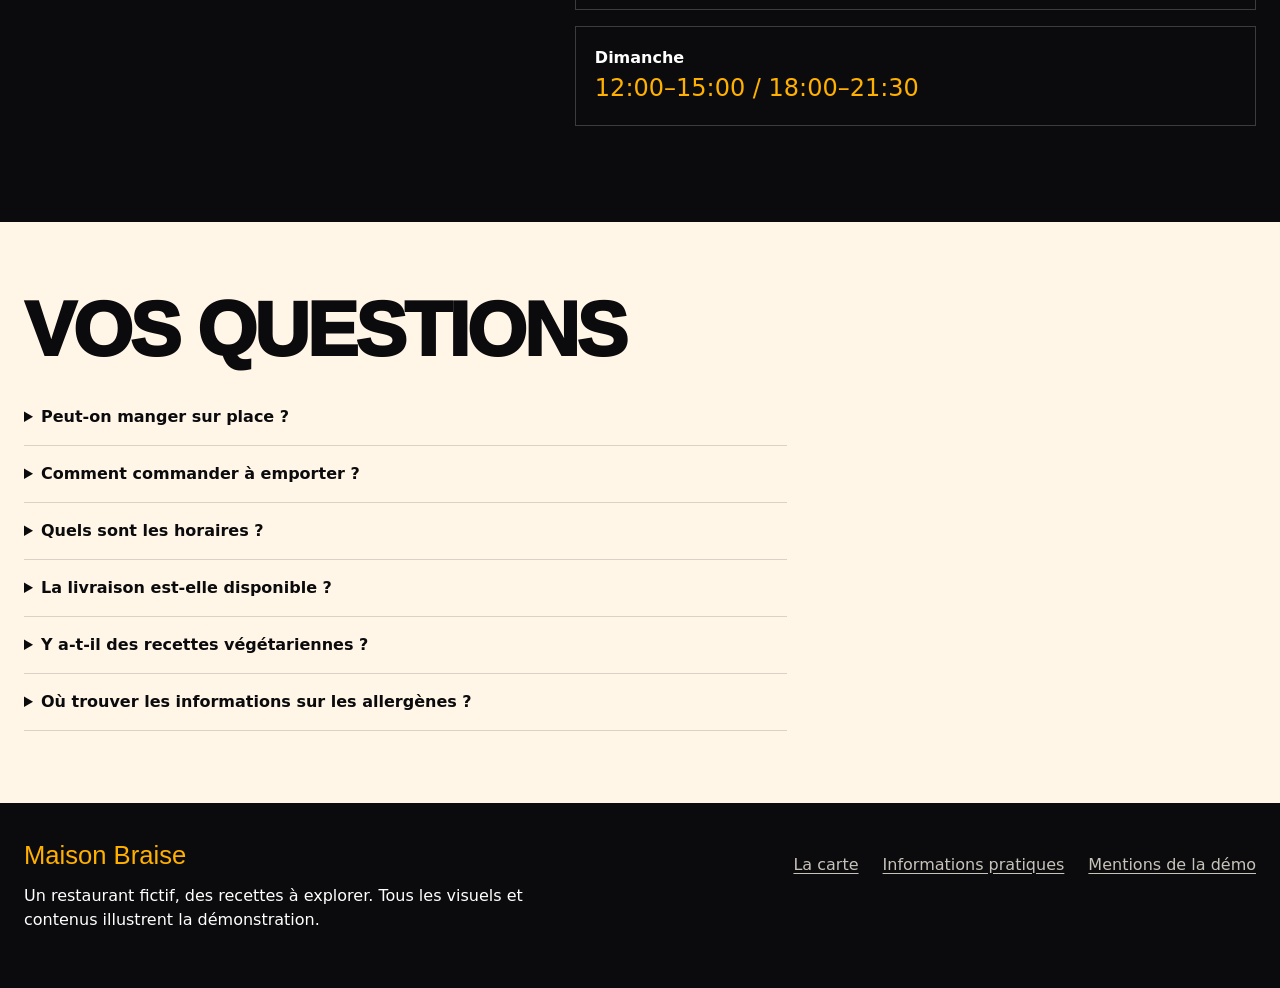
<file: contact.html>
<!doctype html><html lang="fr"><head><meta charset="utf-8"><meta name="viewport" content="width=device-width,initial-scale=1"><meta name="robots" content="noindex,nofollow"><meta name="description" content="Démonstration fictive Maison Braise : carte, détails des plats et parcours de canaux."><title>Contact · Maison Braise</title><link rel="stylesheet" href="assets/site.css"><link rel="stylesheet" href="assets/experience.css"><script type="module" src="assets/experience.mjs"></script></head><body><a class="skip-link" href="#main">Aller au contenu</a><div class="ticker">DÉMONSTRATION FICTIVE · AUCUNE COMMANDE TRANSMISE</div><header class="site-header"><a class="brand" href="index.html" aria-label="Maison Braise accueil"><span class="demo-wordmark">Maison Braise</span></a><button class="menu-toggle" aria-expanded="false" aria-controls="main-nav"><span></span><span></span><span></span><span class="sr-only">Ouvrir le menu</span></button><nav id="main-nav" class="main-nav" aria-label="Navigation principale"><a class="nav-link " href="index.html" >Accueil</a><a class="nav-link " href="carte.html" >La carte</a><a class="nav-link " href="commander.html" >Commander</a><a class="nav-link " href="restaurant.html" >Le restaurant</a><a class="nav-link is-active" href="contact.html" aria-current="page">Contact</a></nav></header><main id="main"><section class="menu-intro"><h1>L’ADRESSE.<br><em>LES HORAIRES.</em></h1><p>Informations illustratives de Maison Braise. Cette adresse ne désigne pas un restaurant réel.</p></section><section class="section"><div class="contact-grid"><article class="contact-card"><span>Adresse illustrative</span><strong>Lyon 4</strong><p>12 rue des Saveurs, 69004 Lyon</p></article><article class="contact-card"><span>Coordonnées d’exemple</span><strong>01 00 00 00 00</strong><p>bonjour@maison-braise.example</p></article></div></section><section class="hours"><h2>DU MARDI<br>AU DIMANCHE</h2><dl><div><dt>Lundi</dt><dd>Fermé</dd></div><div><dt>Mardi</dt><dd>11:30–14:30 / 18:00–22:00</dd></div><div><dt>Mercredi</dt><dd>11:30–14:30 / 18:00–22:00</dd></div><div><dt>Jeudi</dt><dd>11:30–14:30 / 18:00–22:00</dd></div><div><dt>Vendredi</dt><dd>11:30–15:00 / 18:00–23:00</dd></div><div><dt>Samedi</dt><dd>11:30–15:00 / 18:00–23:00</dd></div><div><dt>Dimanche</dt><dd>12:00–15:00 / 18:00–21:30</dd></div></dl></section><section class="section"><h2>VOS QUESTIONS</h2><div class="demo-faq"><details><summary>Peut-on manger sur place ?</summary><p>Dans ce scénario, 28 places sont prévues. La démo ne représente pas une capacité réelle.</p></details><details><summary>Comment commander à emporter ?</summary><p>Le site final peut diriger vers le téléphone du restaurant. Les canaux sont désactivés dans cette démonstration.</p></details><details><summary>Quels sont les horaires ?</summary><p>Le scénario prévoit une ouverture du mardi au dimanche, au déjeuner et au dîner. Le lundi est fermé.</p></details><details><summary>La livraison est-elle disponible ?</summary><p>Le scénario prévoit une zone de 3 km, un minimum de 18 € et 2,50 € de frais. Aucune livraison réelle n’est possible depuis la démo.</p></details><details><summary>Y a-t-il des recettes végétariennes ?</summary><p>Plusieurs références du menu fictif portent une option végétarienne. Les compositions d’un vrai menu seront confirmées par le restaurateur.</p></details><details><summary>Où trouver les informations sur les allergènes ?</summary><p>Les listes du menu sont des exemples de données. Elles ne servent pas de conseil pour une commande ou une allergie réelle.</p></details></div></section></main><footer class="footer"><div class="footer-inner"><div><span class="demo-wordmark">Maison Braise</span><p>Un restaurant fictif, des recettes à explorer. Tous les visuels et contenus illustrent la démonstration.</p></div><nav aria-label="Navigation de pied de page"><a href="carte.html">La carte</a><a href="contact.html">Informations pratiques</a><a href="mentions-legales.html">Mentions de la démo</a></nav></div></footer><dialog class="dish-dialog" id="dish-dialog" aria-labelledby="dish-dialog-title"><div class="dialog-top"><button type="button" class="close-dialog" data-close autofocus>Fermer</button></div><div class="dish-dialog-body"><div class="food-photo" role="img" aria-label="Illustration de la catégorie Burgers" style="--photo-x:0%;--photo-y:0%"></div><div class="dish-dialog-copy"><span id="dish-category" class="dish-meta"></span><h2 id="dish-dialog-title"></h2><strong class="dish-price" id="dish-price"></strong><p id="dish-description"></p><p id="dish-ingredients" class="illustrative-note"></p><p class="illustrative-note">Visuel de catégorie généré. Prix et composition sont des exemples.</p><a class="button" href="commander.html" id="dish-channel">Choisir le canal</a></div></div></dialog><script type="application/json" id="menu-data">[{"id":"classique","name":"Burger classique","category":"Burgers","priceCents":850,"description":"Steak, cheddar, salade, tomate et sauce maison.","allergensIllustrative":["gluten","lait","œufs"],"vegetarianScenario":false,"availableInScenario":true,"priceClass":"illustrative_ttc","datasetClass":"fictional-demo","price":8.5},{"id":"double-braise","name":"Double Braise","category":"Burgers","priceCents":1190,"description":"Deux steaks, cheddar, oignons et sauce fumée.","allergensIllustrative":["gluten","lait","œufs"],"vegetarianScenario":false,"availableInScenario":true,"priceClass":"illustrative_ttc","datasetClass":"fictional-demo","price":11.9},{"id":"chicken","name":"Chicken croustillant","category":"Burgers","priceCents":990,"description":"Poulet croustillant, salade et sauce douce.","allergensIllustrative":["gluten","lait","œufs"],"vegetarianScenario":false,"availableInScenario":true,"priceClass":"illustrative_ttc","datasetClass":"fictional-demo","price":9.9},{"id":"veggie","name":"Burger végétal","category":"Burgers","priceCents":990,"description":"Galette végétale, cheddar, salade et tomate.","allergensIllustrative":["gluten","lait","œufs"],"vegetarianScenario":true,"availableInScenario":true,"priceClass":"illustrative_ttc","datasetClass":"fictional-demo","price":9.9},{"id":"bbq","name":"Burger BBQ","category":"Burgers","priceCents":1090,"description":"Steak, cheddar, oignons et sauce barbecue.","allergensIllustrative":["gluten","lait"],"vegetarianScenario":false,"availableInScenario":true,"priceClass":"illustrative_ttc","datasetClass":"fictional-demo","price":10.9},{"id":"forestier","name":"Le Forestier","category":"Burgers","priceCents":1090,"description":"Steak, champignons, fromage et sauce crémeuse.","allergensIllustrative":["gluten","lait"],"vegetarianScenario":false,"availableInScenario":true,"priceClass":"illustrative_ttc","datasetClass":"fictional-demo","price":10.9},{"id":"tacos-poulet","name":"Tacos poulet","category":"Tacos","priceCents":950,"description":"Poulet, frites et sauce fromagère.","allergensIllustrative":["gluten","lait"],"vegetarianScenario":false,"availableInScenario":true,"priceClass":"illustrative_ttc","datasetClass":"fictional-demo","price":9.5},{"id":"tacos-boeuf","name":"Tacos bœuf","category":"Tacos","priceCents":1050,"description":"Bœuf, frites et sauce fromagère.","allergensIllustrative":["gluten","lait"],"vegetarianScenario":false,"availableInScenario":true,"priceClass":"illustrative_ttc","datasetClass":"fictional-demo","price":10.5},{"id":"tacos-mix","name":"Tacos mixte","category":"Tacos","priceCents":1190,"description":"Poulet et bœuf, frites et sauce fromagère.","allergensIllustrative":["gluten","lait"],"vegetarianScenario":false,"availableInScenario":true,"priceClass":"illustrative_ttc","datasetClass":"fictional-demo","price":11.9},{"id":"tacos-veggie","name":"Tacos végétarien","category":"Tacos","priceCents":950,"description":"Légumes, galette végétale, frites et sauce fromagère.","allergensIllustrative":["gluten","lait"],"vegetarianScenario":true,"availableInScenario":true,"priceClass":"illustrative_ttc","datasetClass":"fictional-demo","price":9.5},{"id":"tenders","name":"Tenders x4","category":"Chicken","priceCents":690,"description":"Quatre pièces de poulet croustillant.","allergensIllustrative":["gluten","œufs"],"vegetarianScenario":false,"availableInScenario":true,"priceClass":"illustrative_ttc","datasetClass":"fictional-demo","price":6.9},{"id":"wings","name":"Wings x6","category":"Chicken","priceCents":650,"description":"Six ailes de poulet marinées.","allergensIllustrative":["gluten"],"vegetarianScenario":false,"availableInScenario":true,"priceClass":"illustrative_ttc","datasetClass":"fictional-demo","price":6.5},{"id":"nuggets","name":"Nuggets x6","category":"Chicken","priceCents":590,"description":"Six nuggets de poulet.","allergensIllustrative":["gluten","lait","œufs"],"vegetarianScenario":false,"availableInScenario":true,"priceClass":"illustrative_ttc","datasetClass":"fictional-demo","price":5.9},{"id":"bucket","name":"Bucket à partager","category":"Chicken","priceCents":1690,"description":"Un assortiment fictif de tenders et wings, accompagné de frites.","allergensIllustrative":["gluten","œufs"],"vegetarianScenario":false,"availableInScenario":true,"priceClass":"illustrative_ttc","datasetClass":"fictional-demo","price":16.9},{"id":"salade-poulet","name":"Salade poulet","category":"Salades","priceCents":990,"description":"Salade, poulet, tomates et croûtons.","allergensIllustrative":["gluten","œufs"],"vegetarianScenario":false,"availableInScenario":true,"priceClass":"illustrative_ttc","datasetClass":"fictional-demo","price":9.9},{"id":"salade-vegetale","name":"Salade végétale","category":"Salades","priceCents":890,"description":"Salade, tomates, légumes et vinaigrette.","allergensIllustrative":["moutarde"],"vegetarianScenario":true,"availableInScenario":true,"priceClass":"illustrative_ttc","datasetClass":"fictional-demo","price":8.9},{"id":"salade-chevre","name":"Salade chèvre","category":"Salades","priceCents":990,"description":"Salade, chèvre, tomates et croûtons.","allergensIllustrative":["gluten","lait"],"vegetarianScenario":true,"availableInScenario":true,"priceClass":"illustrative_ttc","datasetClass":"fictional-demo","price":9.9},{"id":"brownie","name":"Brownie chocolat","category":"Desserts","priceCents":390,"description":"Une portion de brownie au chocolat.","allergensIllustrative":["gluten","lait","œufs"],"vegetarianScenario":true,"availableInScenario":true,"priceClass":"illustrative_ttc","datasetClass":"fictional-demo","price":3.9},{"id":"cookie","name":"Cookie maison","category":"Desserts","priceCents":290,"description":"Un cookie aux pépites de chocolat.","allergensIllustrative":["gluten","lait","œufs"],"vegetarianScenario":true,"availableInScenario":true,"priceClass":"illustrative_ttc","datasetClass":"fictional-demo","price":2.9},{"id":"tiramisu","name":"Tiramisu","category":"Desserts","priceCents":450,"description":"Un dessert individuel au café.","allergensIllustrative":["gluten","lait","œufs"],"vegetarianScenario":true,"availableInScenario":true,"priceClass":"illustrative_ttc","datasetClass":"fictional-demo","price":4.5},{"id":"glace","name":"Glace deux boules","category":"Desserts","priceCents":390,"description":"Deux boules, parfums de démonstration.","allergensIllustrative":["lait"],"vegetarianScenario":true,"availableInScenario":true,"priceClass":"illustrative_ttc","datasetClass":"fictional-demo","price":3.9},{"id":"cola","name":"Cola 33 cl","category":"Boissons","priceCents":250,"description":"Une boisson fraîche de 33 cl.","allergensIllustrative":[],"vegetarianScenario":true,"availableInScenario":true,"priceClass":"illustrative_ttc","datasetClass":"fictional-demo","price":2.5},{"id":"eau","name":"Eau 50 cl","category":"Boissons","priceCents":200,"description":"Une bouteille d’eau de 50 cl.","allergensIllustrative":[],"vegetarianScenario":true,"availableInScenario":true,"priceClass":"illustrative_ttc","datasetClass":"fictional-demo","price":2},{"id":"the-glace","name":"Thé glacé 33 cl","category":"Boissons","priceCents":250,"description":"Une boisson au thé de 33 cl.","allergensIllustrative":[],"vegetarianScenario":true,"availableInScenario":true,"priceClass":"illustrative_ttc","datasetClass":"fictional-demo","price":2.5}]</script><script type="application/json" id="business-data">{"schemaVersion":1,"datasetClass":"fictional-realistic-demo","brandName":"Maison Braise","tagline":"Burgers, tacos et cuisine généreuse","locale":"fr-FR","currency":"EUR","timezone":"Europe/Paris","description":"Un restaurant de quartier imaginé autour de burgers, de recettes au poulet et de repas à partager.","story":{"sinceYear":2021,"headline":"Une cuisine de quartier, une table pour tous","paragraphs":["Maison Braise est un établissement fictif imaginé pour tester un site de restaurant complet. Son univers associe une carte courte, des recettes gourmandes et un accueil simple.","Dans ce scénario, une petite équipe prépare les commandes au déjeuner et au dîner. Les informations, plats et services ci-dessous sont des données de démonstration."]},"contact":{"phoneDisplay":"01 00 00 00 00","phoneIsExample":true,"phoneHref":null,"email":"bonjour@maison-braise.example","emailHref":null,"website":"https://maison-braise.example","socialLinks":[]},"address":{"street":"12 rue des Saveurs","postalCode":"69004","city":"Lyon","country":"France","isIllustrative":true,"mapHref":null,"note":"Adresse inventée pour la mise en page; elle ne désigne pas un établissement réel."},"hours":[{"day":"Lundi","periods":[]},{"day":"Mardi","periods":[["11:30","14:30"],["18:00","22:00"]]},{"day":"Mercredi","periods":[["11:30","14:30"],["18:00","22:00"]]},{"day":"Jeudi","periods":[["11:30","14:30"],["18:00","22:00"]]},{"day":"Vendredi","periods":[["11:30","15:00"],["18:00","23:00"]]},{"day":"Samedi","periods":[["11:30","15:00"],["18:00","23:00"]]},{"day":"Dimanche","periods":[["12:00","15:00"],["18:00","21:30"]]}],"services":{"dineIn":true,"takeaway":true,"delivery":{"enabled":true,"radiusKm":3,"minimumOrderCents":1800,"feeCents":250,"estimatedMinutes":[30,45]},"seats":28,"pickupMinutes":[15,25],"reservationAvailable":false,"isScenario":true},"ordering":{"enabled":false,"channels":[{"name":"Téléphone","description":"Commande à emporter et retrait au restaurant.","href":null},{"name":"Livraison","description":"Zone et disponibilité présentées à titre de scénario.","href":null}],"payments":["Carte bancaire","Espèces"],"note":"La démonstration ne reçoit ni commande ni paiement."},"legal":{"publisher":"Maison Braise — établissement fictif","registrationId":null,"vatId":null,"host":"GitHub Pages, GitHub, Inc.","privacy":"Cette démonstration ne comporte ni compte ni formulaire d’envoi. Les données affichées sont fictives. GitHub Pages conserve des données de connexion pour la sécurité.","note":"Aucune identité juridique réelle n’est simulée; les mentions du client devront être confirmées avant publication."},"faq":[{"question":"Peut-on manger sur place ?","answer":"Dans ce scénario, 28 places sont prévues. La démo ne représente pas une capacité réelle."},{"question":"Comment commander à emporter ?","answer":"Le site final peut diriger vers le téléphone du restaurant. Les canaux sont désactivés dans cette démonstration."},{"question":"Quels sont les horaires ?","answer":"Le scénario prévoit une ouverture du mardi au dimanche, au déjeuner et au dîner. Le lundi est fermé."},{"question":"La livraison est-elle disponible ?","answer":"Le scénario prévoit une zone de 3 km, un minimum de 18 € et 2,50 € de frais. Aucune livraison réelle n’est possible depuis la démo."},{"question":"Y a-t-il des recettes végétariennes ?","answer":"Plusieurs références du menu fictif portent une option végétarienne. Les compositions d’un vrai menu seront confirmées par le restaurateur."},{"question":"Où trouver les informations sur les allergènes ?","answer":"Les listes du menu sont des exemples de données. Elles ne servent pas de conseil pour une commande ou une allergie réelle."}],"media":{"hero":{"src":"assets/hero-v2.webp","alt":"Composition illustrative de burgers, frites et poulet pour le restaurant fictif Maison Braise","origin":"AI-generated illustrative asset","notActualRestaurantPhoto":true}},"validation":{"realClient":false,"claimsValidatedForSale":false,"ordersEnabled":false,"note":"Jeu fictif cohérent pour tests de mise en page, de personnalisation et de livraison; aucune traction ou activité réelle."}}</script></body></html>
</file>
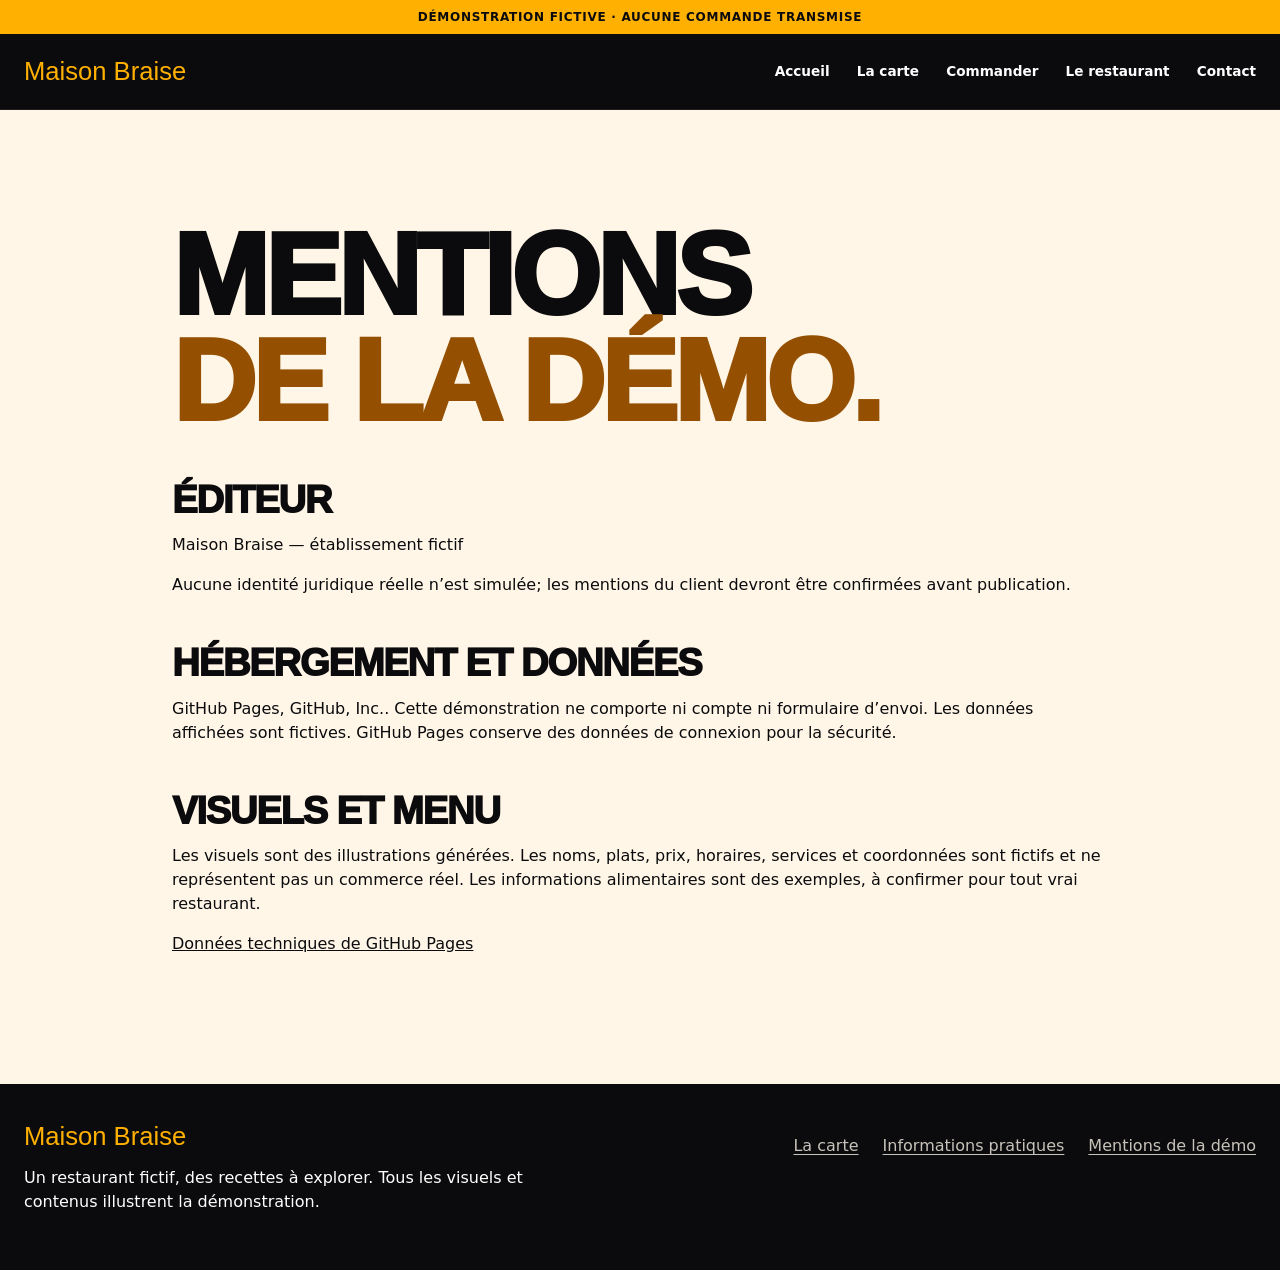
<file: mentions-legales.html>
<!doctype html><html lang="fr"><head><meta charset="utf-8"><meta name="viewport" content="width=device-width,initial-scale=1"><meta name="robots" content="noindex,nofollow"><meta name="description" content="Démonstration fictive Maison Braise : carte, détails des plats et parcours de canaux."><title>Mentions · Maison Braise</title><link rel="stylesheet" href="assets/site.css"><link rel="stylesheet" href="assets/experience.css"><script type="module" src="assets/experience.mjs"></script></head><body><a class="skip-link" href="#main">Aller au contenu</a><div class="ticker">DÉMONSTRATION FICTIVE · AUCUNE COMMANDE TRANSMISE</div><header class="site-header"><a class="brand" href="index.html" aria-label="Maison Braise accueil"><span class="demo-wordmark">Maison Braise</span></a><button class="menu-toggle" aria-expanded="false" aria-controls="main-nav"><span></span><span></span><span></span><span class="sr-only">Ouvrir le menu</span></button><nav id="main-nav" class="main-nav" aria-label="Navigation principale"><a class="nav-link " href="index.html" >Accueil</a><a class="nav-link " href="carte.html" >La carte</a><a class="nav-link " href="commander.html" >Commander</a><a class="nav-link " href="restaurant.html" >Le restaurant</a><a class="nav-link " href="contact.html" >Contact</a></nav></header><main id="main"><section class="legal"><h1>MENTIONS<br><em>DE LA DÉMO.</em></h1><h2>Éditeur</h2><p>Maison Braise — établissement fictif</p><p>Aucune identité juridique réelle n’est simulée; les mentions du client devront être confirmées avant publication.</p><h2>Hébergement et données</h2><p>GitHub Pages, GitHub, Inc.. Cette démonstration ne comporte ni compte ni formulaire d’envoi. Les données affichées sont fictives. GitHub Pages conserve des données de connexion pour la sécurité.</p><h2>Visuels et menu</h2><p>Les visuels sont des illustrations générées. Les noms, plats, prix, horaires, services et coordonnées sont fictifs et ne représentent pas un commerce réel. Les informations alimentaires sont des exemples, à confirmer pour tout vrai restaurant.</p><p><a href="https://docs.github.com/en/pages/getting-started-with-github-pages/what-is-github-pages#data-collection">Données techniques de GitHub Pages</a></p></section></main><footer class="footer"><div class="footer-inner"><div><span class="demo-wordmark">Maison Braise</span><p>Un restaurant fictif, des recettes à explorer. Tous les visuels et contenus illustrent la démonstration.</p></div><nav aria-label="Navigation de pied de page"><a href="carte.html">La carte</a><a href="contact.html">Informations pratiques</a><a href="mentions-legales.html">Mentions de la démo</a></nav></div></footer><dialog class="dish-dialog" id="dish-dialog" aria-labelledby="dish-dialog-title"><div class="dialog-top"><button type="button" class="close-dialog" data-close autofocus>Fermer</button></div><div class="dish-dialog-body"><div class="food-photo" role="img" aria-label="Illustration de la catégorie Burgers" style="--photo-x:0%;--photo-y:0%"></div><div class="dish-dialog-copy"><span id="dish-category" class="dish-meta"></span><h2 id="dish-dialog-title"></h2><strong class="dish-price" id="dish-price"></strong><p id="dish-description"></p><p id="dish-ingredients" class="illustrative-note"></p><p class="illustrative-note">Visuel de catégorie généré. Prix et composition sont des exemples.</p><a class="button" href="commander.html" id="dish-channel">Choisir le canal</a></div></div></dialog><script type="application/json" id="menu-data">[{"id":"classique","name":"Burger classique","category":"Burgers","priceCents":850,"description":"Steak, cheddar, salade, tomate et sauce maison.","allergensIllustrative":["gluten","lait","œufs"],"vegetarianScenario":false,"availableInScenario":true,"priceClass":"illustrative_ttc","datasetClass":"fictional-demo","price":8.5},{"id":"double-braise","name":"Double Braise","category":"Burgers","priceCents":1190,"description":"Deux steaks, cheddar, oignons et sauce fumée.","allergensIllustrative":["gluten","lait","œufs"],"vegetarianScenario":false,"availableInScenario":true,"priceClass":"illustrative_ttc","datasetClass":"fictional-demo","price":11.9},{"id":"chicken","name":"Chicken croustillant","category":"Burgers","priceCents":990,"description":"Poulet croustillant, salade et sauce douce.","allergensIllustrative":["gluten","lait","œufs"],"vegetarianScenario":false,"availableInScenario":true,"priceClass":"illustrative_ttc","datasetClass":"fictional-demo","price":9.9},{"id":"veggie","name":"Burger végétal","category":"Burgers","priceCents":990,"description":"Galette végétale, cheddar, salade et tomate.","allergensIllustrative":["gluten","lait","œufs"],"vegetarianScenario":true,"availableInScenario":true,"priceClass":"illustrative_ttc","datasetClass":"fictional-demo","price":9.9},{"id":"bbq","name":"Burger BBQ","category":"Burgers","priceCents":1090,"description":"Steak, cheddar, oignons et sauce barbecue.","allergensIllustrative":["gluten","lait"],"vegetarianScenario":false,"availableInScenario":true,"priceClass":"illustrative_ttc","datasetClass":"fictional-demo","price":10.9},{"id":"forestier","name":"Le Forestier","category":"Burgers","priceCents":1090,"description":"Steak, champignons, fromage et sauce crémeuse.","allergensIllustrative":["gluten","lait"],"vegetarianScenario":false,"availableInScenario":true,"priceClass":"illustrative_ttc","datasetClass":"fictional-demo","price":10.9},{"id":"tacos-poulet","name":"Tacos poulet","category":"Tacos","priceCents":950,"description":"Poulet, frites et sauce fromagère.","allergensIllustrative":["gluten","lait"],"vegetarianScenario":false,"availableInScenario":true,"priceClass":"illustrative_ttc","datasetClass":"fictional-demo","price":9.5},{"id":"tacos-boeuf","name":"Tacos bœuf","category":"Tacos","priceCents":1050,"description":"Bœuf, frites et sauce fromagère.","allergensIllustrative":["gluten","lait"],"vegetarianScenario":false,"availableInScenario":true,"priceClass":"illustrative_ttc","datasetClass":"fictional-demo","price":10.5},{"id":"tacos-mix","name":"Tacos mixte","category":"Tacos","priceCents":1190,"description":"Poulet et bœuf, frites et sauce fromagère.","allergensIllustrative":["gluten","lait"],"vegetarianScenario":false,"availableInScenario":true,"priceClass":"illustrative_ttc","datasetClass":"fictional-demo","price":11.9},{"id":"tacos-veggie","name":"Tacos végétarien","category":"Tacos","priceCents":950,"description":"Légumes, galette végétale, frites et sauce fromagère.","allergensIllustrative":["gluten","lait"],"vegetarianScenario":true,"availableInScenario":true,"priceClass":"illustrative_ttc","datasetClass":"fictional-demo","price":9.5},{"id":"tenders","name":"Tenders x4","category":"Chicken","priceCents":690,"description":"Quatre pièces de poulet croustillant.","allergensIllustrative":["gluten","œufs"],"vegetarianScenario":false,"availableInScenario":true,"priceClass":"illustrative_ttc","datasetClass":"fictional-demo","price":6.9},{"id":"wings","name":"Wings x6","category":"Chicken","priceCents":650,"description":"Six ailes de poulet marinées.","allergensIllustrative":["gluten"],"vegetarianScenario":false,"availableInScenario":true,"priceClass":"illustrative_ttc","datasetClass":"fictional-demo","price":6.5},{"id":"nuggets","name":"Nuggets x6","category":"Chicken","priceCents":590,"description":"Six nuggets de poulet.","allergensIllustrative":["gluten","lait","œufs"],"vegetarianScenario":false,"availableInScenario":true,"priceClass":"illustrative_ttc","datasetClass":"fictional-demo","price":5.9},{"id":"bucket","name":"Bucket à partager","category":"Chicken","priceCents":1690,"description":"Un assortiment fictif de tenders et wings, accompagné de frites.","allergensIllustrative":["gluten","œufs"],"vegetarianScenario":false,"availableInScenario":true,"priceClass":"illustrative_ttc","datasetClass":"fictional-demo","price":16.9},{"id":"salade-poulet","name":"Salade poulet","category":"Salades","priceCents":990,"description":"Salade, poulet, tomates et croûtons.","allergensIllustrative":["gluten","œufs"],"vegetarianScenario":false,"availableInScenario":true,"priceClass":"illustrative_ttc","datasetClass":"fictional-demo","price":9.9},{"id":"salade-vegetale","name":"Salade végétale","category":"Salades","priceCents":890,"description":"Salade, tomates, légumes et vinaigrette.","allergensIllustrative":["moutarde"],"vegetarianScenario":true,"availableInScenario":true,"priceClass":"illustrative_ttc","datasetClass":"fictional-demo","price":8.9},{"id":"salade-chevre","name":"Salade chèvre","category":"Salades","priceCents":990,"description":"Salade, chèvre, tomates et croûtons.","allergensIllustrative":["gluten","lait"],"vegetarianScenario":true,"availableInScenario":true,"priceClass":"illustrative_ttc","datasetClass":"fictional-demo","price":9.9},{"id":"brownie","name":"Brownie chocolat","category":"Desserts","priceCents":390,"description":"Une portion de brownie au chocolat.","allergensIllustrative":["gluten","lait","œufs"],"vegetarianScenario":true,"availableInScenario":true,"priceClass":"illustrative_ttc","datasetClass":"fictional-demo","price":3.9},{"id":"cookie","name":"Cookie maison","category":"Desserts","priceCents":290,"description":"Un cookie aux pépites de chocolat.","allergensIllustrative":["gluten","lait","œufs"],"vegetarianScenario":true,"availableInScenario":true,"priceClass":"illustrative_ttc","datasetClass":"fictional-demo","price":2.9},{"id":"tiramisu","name":"Tiramisu","category":"Desserts","priceCents":450,"description":"Un dessert individuel au café.","allergensIllustrative":["gluten","lait","œufs"],"vegetarianScenario":true,"availableInScenario":true,"priceClass":"illustrative_ttc","datasetClass":"fictional-demo","price":4.5},{"id":"glace","name":"Glace deux boules","category":"Desserts","priceCents":390,"description":"Deux boules, parfums de démonstration.","allergensIllustrative":["lait"],"vegetarianScenario":true,"availableInScenario":true,"priceClass":"illustrative_ttc","datasetClass":"fictional-demo","price":3.9},{"id":"cola","name":"Cola 33 cl","category":"Boissons","priceCents":250,"description":"Une boisson fraîche de 33 cl.","allergensIllustrative":[],"vegetarianScenario":true,"availableInScenario":true,"priceClass":"illustrative_ttc","datasetClass":"fictional-demo","price":2.5},{"id":"eau","name":"Eau 50 cl","category":"Boissons","priceCents":200,"description":"Une bouteille d’eau de 50 cl.","allergensIllustrative":[],"vegetarianScenario":true,"availableInScenario":true,"priceClass":"illustrative_ttc","datasetClass":"fictional-demo","price":2},{"id":"the-glace","name":"Thé glacé 33 cl","category":"Boissons","priceCents":250,"description":"Une boisson au thé de 33 cl.","allergensIllustrative":[],"vegetarianScenario":true,"availableInScenario":true,"priceClass":"illustrative_ttc","datasetClass":"fictional-demo","price":2.5}]</script><script type="application/json" id="business-data">{"schemaVersion":1,"datasetClass":"fictional-realistic-demo","brandName":"Maison Braise","tagline":"Burgers, tacos et cuisine généreuse","locale":"fr-FR","currency":"EUR","timezone":"Europe/Paris","description":"Un restaurant de quartier imaginé autour de burgers, de recettes au poulet et de repas à partager.","story":{"sinceYear":2021,"headline":"Une cuisine de quartier, une table pour tous","paragraphs":["Maison Braise est un établissement fictif imaginé pour tester un site de restaurant complet. Son univers associe une carte courte, des recettes gourmandes et un accueil simple.","Dans ce scénario, une petite équipe prépare les commandes au déjeuner et au dîner. Les informations, plats et services ci-dessous sont des données de démonstration."]},"contact":{"phoneDisplay":"01 00 00 00 00","phoneIsExample":true,"phoneHref":null,"email":"bonjour@maison-braise.example","emailHref":null,"website":"https://maison-braise.example","socialLinks":[]},"address":{"street":"12 rue des Saveurs","postalCode":"69004","city":"Lyon","country":"France","isIllustrative":true,"mapHref":null,"note":"Adresse inventée pour la mise en page; elle ne désigne pas un établissement réel."},"hours":[{"day":"Lundi","periods":[]},{"day":"Mardi","periods":[["11:30","14:30"],["18:00","22:00"]]},{"day":"Mercredi","periods":[["11:30","14:30"],["18:00","22:00"]]},{"day":"Jeudi","periods":[["11:30","14:30"],["18:00","22:00"]]},{"day":"Vendredi","periods":[["11:30","15:00"],["18:00","23:00"]]},{"day":"Samedi","periods":[["11:30","15:00"],["18:00","23:00"]]},{"day":"Dimanche","periods":[["12:00","15:00"],["18:00","21:30"]]}],"services":{"dineIn":true,"takeaway":true,"delivery":{"enabled":true,"radiusKm":3,"minimumOrderCents":1800,"feeCents":250,"estimatedMinutes":[30,45]},"seats":28,"pickupMinutes":[15,25],"reservationAvailable":false,"isScenario":true},"ordering":{"enabled":false,"channels":[{"name":"Téléphone","description":"Commande à emporter et retrait au restaurant.","href":null},{"name":"Livraison","description":"Zone et disponibilité présentées à titre de scénario.","href":null}],"payments":["Carte bancaire","Espèces"],"note":"La démonstration ne reçoit ni commande ni paiement."},"legal":{"publisher":"Maison Braise — établissement fictif","registrationId":null,"vatId":null,"host":"GitHub Pages, GitHub, Inc.","privacy":"Cette démonstration ne comporte ni compte ni formulaire d’envoi. Les données affichées sont fictives. GitHub Pages conserve des données de connexion pour la sécurité.","note":"Aucune identité juridique réelle n’est simulée; les mentions du client devront être confirmées avant publication."},"faq":[{"question":"Peut-on manger sur place ?","answer":"Dans ce scénario, 28 places sont prévues. La démo ne représente pas une capacité réelle."},{"question":"Comment commander à emporter ?","answer":"Le site final peut diriger vers le téléphone du restaurant. Les canaux sont désactivés dans cette démonstration."},{"question":"Quels sont les horaires ?","answer":"Le scénario prévoit une ouverture du mardi au dimanche, au déjeuner et au dîner. Le lundi est fermé."},{"question":"La livraison est-elle disponible ?","answer":"Le scénario prévoit une zone de 3 km, un minimum de 18 € et 2,50 € de frais. Aucune livraison réelle n’est possible depuis la démo."},{"question":"Y a-t-il des recettes végétariennes ?","answer":"Plusieurs références du menu fictif portent une option végétarienne. Les compositions d’un vrai menu seront confirmées par le restaurateur."},{"question":"Où trouver les informations sur les allergènes ?","answer":"Les listes du menu sont des exemples de données. Elles ne servent pas de conseil pour une commande ou une allergie réelle."}],"media":{"hero":{"src":"assets/hero-v2.webp","alt":"Composition illustrative de burgers, frites et poulet pour le restaurant fictif Maison Braise","origin":"AI-generated illustrative asset","notActualRestaurantPhoto":true}},"validation":{"realClient":false,"claimsValidatedForSale":false,"ordersEnabled":false,"note":"Jeu fictif cohérent pour tests de mise en page, de personnalisation et de livraison; aucune traction ou activité réelle."}}</script></body></html>
</file>
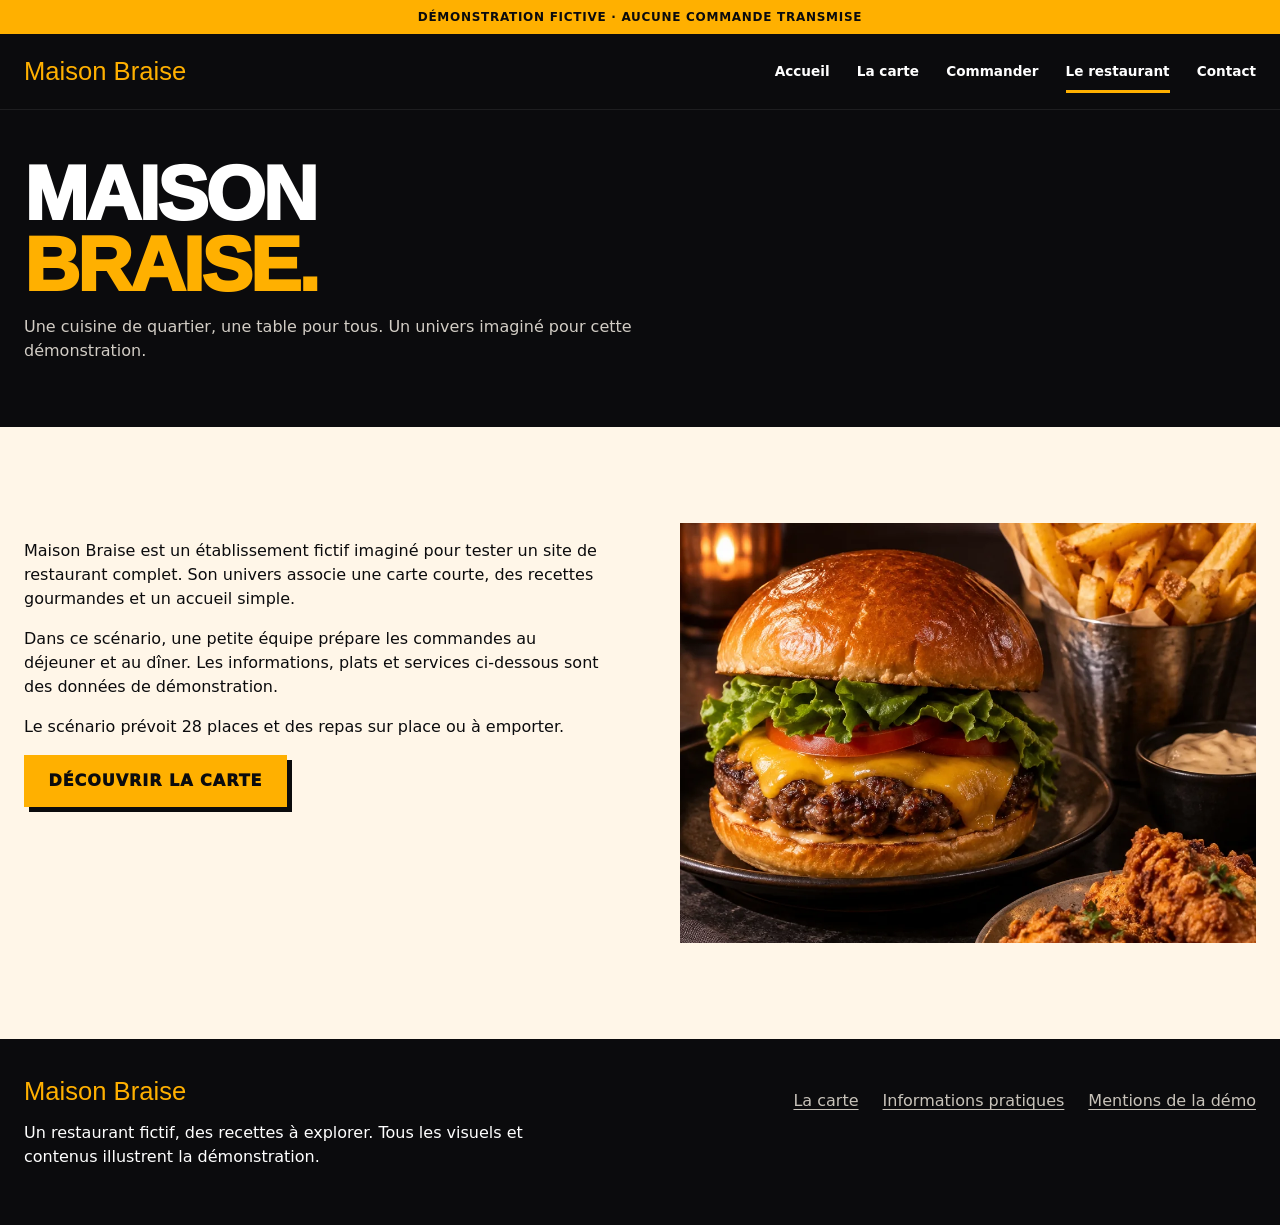
<file: restaurant.html>
<!doctype html><html lang="fr"><head><meta charset="utf-8"><meta name="viewport" content="width=device-width,initial-scale=1"><meta name="robots" content="noindex,nofollow"><meta name="description" content="Démonstration fictive Maison Braise : carte, détails des plats et parcours de canaux."><title>Le restaurant · Maison Braise</title><link rel="stylesheet" href="assets/site.css"><link rel="stylesheet" href="assets/experience.css"><script type="module" src="assets/experience.mjs"></script></head><body><a class="skip-link" href="#main">Aller au contenu</a><div class="ticker">DÉMONSTRATION FICTIVE · AUCUNE COMMANDE TRANSMISE</div><header class="site-header"><a class="brand" href="index.html" aria-label="Maison Braise accueil"><span class="demo-wordmark">Maison Braise</span></a><button class="menu-toggle" aria-expanded="false" aria-controls="main-nav"><span></span><span></span><span></span><span class="sr-only">Ouvrir le menu</span></button><nav id="main-nav" class="main-nav" aria-label="Navigation principale"><a class="nav-link " href="index.html" >Accueil</a><a class="nav-link " href="carte.html" >La carte</a><a class="nav-link " href="commander.html" >Commander</a><a class="nav-link is-active" href="restaurant.html" aria-current="page">Le restaurant</a><a class="nav-link " href="contact.html" >Contact</a></nav></header><main id="main"><section class="menu-intro"><h1>MAISON<br><em>BRAISE.</em></h1><p>Une cuisine de quartier, une table pour tous. Un univers imaginé pour cette démonstration.</p></section><section class="story"><div><p>Maison Braise est un établissement fictif imaginé pour tester un site de restaurant complet. Son univers associe une carte courte, des recettes gourmandes et un accueil simple.</p><p>Dans ce scénario, une petite équipe prépare les commandes au déjeuner et au dîner. Les informations, plats et services ci-dessous sont des données de démonstration.</p><p>Le scénario prévoit 28 places et des repas sur place ou à emporter.</p><a class="button" href="carte.html">Découvrir la carte</a></div><div class="story-media"><img src="assets/hero-v2.webp" width="1024" height="1536" loading="lazy" alt="Composition illustrative de burgers, frites et poulet pour le restaurant fictif Maison Braise"></div></section></main><footer class="footer"><div class="footer-inner"><div><span class="demo-wordmark">Maison Braise</span><p>Un restaurant fictif, des recettes à explorer. Tous les visuels et contenus illustrent la démonstration.</p></div><nav aria-label="Navigation de pied de page"><a href="carte.html">La carte</a><a href="contact.html">Informations pratiques</a><a href="mentions-legales.html">Mentions de la démo</a></nav></div></footer><dialog class="dish-dialog" id="dish-dialog" aria-labelledby="dish-dialog-title"><div class="dialog-top"><button type="button" class="close-dialog" data-close autofocus>Fermer</button></div><div class="dish-dialog-body"><div class="food-photo" role="img" aria-label="Illustration de la catégorie Burgers" style="--photo-x:0%;--photo-y:0%"></div><div class="dish-dialog-copy"><span id="dish-category" class="dish-meta"></span><h2 id="dish-dialog-title"></h2><strong class="dish-price" id="dish-price"></strong><p id="dish-description"></p><p id="dish-ingredients" class="illustrative-note"></p><p class="illustrative-note">Visuel de catégorie généré. Prix et composition sont des exemples.</p><a class="button" href="commander.html" id="dish-channel">Choisir le canal</a></div></div></dialog><script type="application/json" id="menu-data">[{"id":"classique","name":"Burger classique","category":"Burgers","priceCents":850,"description":"Steak, cheddar, salade, tomate et sauce maison.","allergensIllustrative":["gluten","lait","œufs"],"vegetarianScenario":false,"availableInScenario":true,"priceClass":"illustrative_ttc","datasetClass":"fictional-demo","price":8.5},{"id":"double-braise","name":"Double Braise","category":"Burgers","priceCents":1190,"description":"Deux steaks, cheddar, oignons et sauce fumée.","allergensIllustrative":["gluten","lait","œufs"],"vegetarianScenario":false,"availableInScenario":true,"priceClass":"illustrative_ttc","datasetClass":"fictional-demo","price":11.9},{"id":"chicken","name":"Chicken croustillant","category":"Burgers","priceCents":990,"description":"Poulet croustillant, salade et sauce douce.","allergensIllustrative":["gluten","lait","œufs"],"vegetarianScenario":false,"availableInScenario":true,"priceClass":"illustrative_ttc","datasetClass":"fictional-demo","price":9.9},{"id":"veggie","name":"Burger végétal","category":"Burgers","priceCents":990,"description":"Galette végétale, cheddar, salade et tomate.","allergensIllustrative":["gluten","lait","œufs"],"vegetarianScenario":true,"availableInScenario":true,"priceClass":"illustrative_ttc","datasetClass":"fictional-demo","price":9.9},{"id":"bbq","name":"Burger BBQ","category":"Burgers","priceCents":1090,"description":"Steak, cheddar, oignons et sauce barbecue.","allergensIllustrative":["gluten","lait"],"vegetarianScenario":false,"availableInScenario":true,"priceClass":"illustrative_ttc","datasetClass":"fictional-demo","price":10.9},{"id":"forestier","name":"Le Forestier","category":"Burgers","priceCents":1090,"description":"Steak, champignons, fromage et sauce crémeuse.","allergensIllustrative":["gluten","lait"],"vegetarianScenario":false,"availableInScenario":true,"priceClass":"illustrative_ttc","datasetClass":"fictional-demo","price":10.9},{"id":"tacos-poulet","name":"Tacos poulet","category":"Tacos","priceCents":950,"description":"Poulet, frites et sauce fromagère.","allergensIllustrative":["gluten","lait"],"vegetarianScenario":false,"availableInScenario":true,"priceClass":"illustrative_ttc","datasetClass":"fictional-demo","price":9.5},{"id":"tacos-boeuf","name":"Tacos bœuf","category":"Tacos","priceCents":1050,"description":"Bœuf, frites et sauce fromagère.","allergensIllustrative":["gluten","lait"],"vegetarianScenario":false,"availableInScenario":true,"priceClass":"illustrative_ttc","datasetClass":"fictional-demo","price":10.5},{"id":"tacos-mix","name":"Tacos mixte","category":"Tacos","priceCents":1190,"description":"Poulet et bœuf, frites et sauce fromagère.","allergensIllustrative":["gluten","lait"],"vegetarianScenario":false,"availableInScenario":true,"priceClass":"illustrative_ttc","datasetClass":"fictional-demo","price":11.9},{"id":"tacos-veggie","name":"Tacos végétarien","category":"Tacos","priceCents":950,"description":"Légumes, galette végétale, frites et sauce fromagère.","allergensIllustrative":["gluten","lait"],"vegetarianScenario":true,"availableInScenario":true,"priceClass":"illustrative_ttc","datasetClass":"fictional-demo","price":9.5},{"id":"tenders","name":"Tenders x4","category":"Chicken","priceCents":690,"description":"Quatre pièces de poulet croustillant.","allergensIllustrative":["gluten","œufs"],"vegetarianScenario":false,"availableInScenario":true,"priceClass":"illustrative_ttc","datasetClass":"fictional-demo","price":6.9},{"id":"wings","name":"Wings x6","category":"Chicken","priceCents":650,"description":"Six ailes de poulet marinées.","allergensIllustrative":["gluten"],"vegetarianScenario":false,"availableInScenario":true,"priceClass":"illustrative_ttc","datasetClass":"fictional-demo","price":6.5},{"id":"nuggets","name":"Nuggets x6","category":"Chicken","priceCents":590,"description":"Six nuggets de poulet.","allergensIllustrative":["gluten","lait","œufs"],"vegetarianScenario":false,"availableInScenario":true,"priceClass":"illustrative_ttc","datasetClass":"fictional-demo","price":5.9},{"id":"bucket","name":"Bucket à partager","category":"Chicken","priceCents":1690,"description":"Un assortiment fictif de tenders et wings, accompagné de frites.","allergensIllustrative":["gluten","œufs"],"vegetarianScenario":false,"availableInScenario":true,"priceClass":"illustrative_ttc","datasetClass":"fictional-demo","price":16.9},{"id":"salade-poulet","name":"Salade poulet","category":"Salades","priceCents":990,"description":"Salade, poulet, tomates et croûtons.","allergensIllustrative":["gluten","œufs"],"vegetarianScenario":false,"availableInScenario":true,"priceClass":"illustrative_ttc","datasetClass":"fictional-demo","price":9.9},{"id":"salade-vegetale","name":"Salade végétale","category":"Salades","priceCents":890,"description":"Salade, tomates, légumes et vinaigrette.","allergensIllustrative":["moutarde"],"vegetarianScenario":true,"availableInScenario":true,"priceClass":"illustrative_ttc","datasetClass":"fictional-demo","price":8.9},{"id":"salade-chevre","name":"Salade chèvre","category":"Salades","priceCents":990,"description":"Salade, chèvre, tomates et croûtons.","allergensIllustrative":["gluten","lait"],"vegetarianScenario":true,"availableInScenario":true,"priceClass":"illustrative_ttc","datasetClass":"fictional-demo","price":9.9},{"id":"brownie","name":"Brownie chocolat","category":"Desserts","priceCents":390,"description":"Une portion de brownie au chocolat.","allergensIllustrative":["gluten","lait","œufs"],"vegetarianScenario":true,"availableInScenario":true,"priceClass":"illustrative_ttc","datasetClass":"fictional-demo","price":3.9},{"id":"cookie","name":"Cookie maison","category":"Desserts","priceCents":290,"description":"Un cookie aux pépites de chocolat.","allergensIllustrative":["gluten","lait","œufs"],"vegetarianScenario":true,"availableInScenario":true,"priceClass":"illustrative_ttc","datasetClass":"fictional-demo","price":2.9},{"id":"tiramisu","name":"Tiramisu","category":"Desserts","priceCents":450,"description":"Un dessert individuel au café.","allergensIllustrative":["gluten","lait","œufs"],"vegetarianScenario":true,"availableInScenario":true,"priceClass":"illustrative_ttc","datasetClass":"fictional-demo","price":4.5},{"id":"glace","name":"Glace deux boules","category":"Desserts","priceCents":390,"description":"Deux boules, parfums de démonstration.","allergensIllustrative":["lait"],"vegetarianScenario":true,"availableInScenario":true,"priceClass":"illustrative_ttc","datasetClass":"fictional-demo","price":3.9},{"id":"cola","name":"Cola 33 cl","category":"Boissons","priceCents":250,"description":"Une boisson fraîche de 33 cl.","allergensIllustrative":[],"vegetarianScenario":true,"availableInScenario":true,"priceClass":"illustrative_ttc","datasetClass":"fictional-demo","price":2.5},{"id":"eau","name":"Eau 50 cl","category":"Boissons","priceCents":200,"description":"Une bouteille d’eau de 50 cl.","allergensIllustrative":[],"vegetarianScenario":true,"availableInScenario":true,"priceClass":"illustrative_ttc","datasetClass":"fictional-demo","price":2},{"id":"the-glace","name":"Thé glacé 33 cl","category":"Boissons","priceCents":250,"description":"Une boisson au thé de 33 cl.","allergensIllustrative":[],"vegetarianScenario":true,"availableInScenario":true,"priceClass":"illustrative_ttc","datasetClass":"fictional-demo","price":2.5}]</script><script type="application/json" id="business-data">{"schemaVersion":1,"datasetClass":"fictional-realistic-demo","brandName":"Maison Braise","tagline":"Burgers, tacos et cuisine généreuse","locale":"fr-FR","currency":"EUR","timezone":"Europe/Paris","description":"Un restaurant de quartier imaginé autour de burgers, de recettes au poulet et de repas à partager.","story":{"sinceYear":2021,"headline":"Une cuisine de quartier, une table pour tous","paragraphs":["Maison Braise est un établissement fictif imaginé pour tester un site de restaurant complet. Son univers associe une carte courte, des recettes gourmandes et un accueil simple.","Dans ce scénario, une petite équipe prépare les commandes au déjeuner et au dîner. Les informations, plats et services ci-dessous sont des données de démonstration."]},"contact":{"phoneDisplay":"01 00 00 00 00","phoneIsExample":true,"phoneHref":null,"email":"bonjour@maison-braise.example","emailHref":null,"website":"https://maison-braise.example","socialLinks":[]},"address":{"street":"12 rue des Saveurs","postalCode":"69004","city":"Lyon","country":"France","isIllustrative":true,"mapHref":null,"note":"Adresse inventée pour la mise en page; elle ne désigne pas un établissement réel."},"hours":[{"day":"Lundi","periods":[]},{"day":"Mardi","periods":[["11:30","14:30"],["18:00","22:00"]]},{"day":"Mercredi","periods":[["11:30","14:30"],["18:00","22:00"]]},{"day":"Jeudi","periods":[["11:30","14:30"],["18:00","22:00"]]},{"day":"Vendredi","periods":[["11:30","15:00"],["18:00","23:00"]]},{"day":"Samedi","periods":[["11:30","15:00"],["18:00","23:00"]]},{"day":"Dimanche","periods":[["12:00","15:00"],["18:00","21:30"]]}],"services":{"dineIn":true,"takeaway":true,"delivery":{"enabled":true,"radiusKm":3,"minimumOrderCents":1800,"feeCents":250,"estimatedMinutes":[30,45]},"seats":28,"pickupMinutes":[15,25],"reservationAvailable":false,"isScenario":true},"ordering":{"enabled":false,"channels":[{"name":"Téléphone","description":"Commande à emporter et retrait au restaurant.","href":null},{"name":"Livraison","description":"Zone et disponibilité présentées à titre de scénario.","href":null}],"payments":["Carte bancaire","Espèces"],"note":"La démonstration ne reçoit ni commande ni paiement."},"legal":{"publisher":"Maison Braise — établissement fictif","registrationId":null,"vatId":null,"host":"GitHub Pages, GitHub, Inc.","privacy":"Cette démonstration ne comporte ni compte ni formulaire d’envoi. Les données affichées sont fictives. GitHub Pages conserve des données de connexion pour la sécurité.","note":"Aucune identité juridique réelle n’est simulée; les mentions du client devront être confirmées avant publication."},"faq":[{"question":"Peut-on manger sur place ?","answer":"Dans ce scénario, 28 places sont prévues. La démo ne représente pas une capacité réelle."},{"question":"Comment commander à emporter ?","answer":"Le site final peut diriger vers le téléphone du restaurant. Les canaux sont désactivés dans cette démonstration."},{"question":"Quels sont les horaires ?","answer":"Le scénario prévoit une ouverture du mardi au dimanche, au déjeuner et au dîner. Le lundi est fermé."},{"question":"La livraison est-elle disponible ?","answer":"Le scénario prévoit une zone de 3 km, un minimum de 18 € et 2,50 € de frais. Aucune livraison réelle n’est possible depuis la démo."},{"question":"Y a-t-il des recettes végétariennes ?","answer":"Plusieurs références du menu fictif portent une option végétarienne. Les compositions d’un vrai menu seront confirmées par le restaurateur."},{"question":"Où trouver les informations sur les allergènes ?","answer":"Les listes du menu sont des exemples de données. Elles ne servent pas de conseil pour une commande ou une allergie réelle."}],"media":{"hero":{"src":"assets/hero-v2.webp","alt":"Composition illustrative de burgers, frites et poulet pour le restaurant fictif Maison Braise","origin":"AI-generated illustrative asset","notActualRestaurantPhoto":true}},"validation":{"realClient":false,"claimsValidatedForSale":false,"ordersEnabled":false,"note":"Jeu fictif cohérent pour tests de mise en page, de personnalisation et de livraison; aucune traction ou activité réelle."}}</script></body></html>
</file>
<file: assets/site.css>
:root{--ink:#0b0b0d;--coal:#17171a;--gold:#ffb000;--amber:#ffca3a;--orange:#ff5a1f;--cream:#fff6e8;--white:#fff;--muted:#a9a398;--line:rgba(11,11,13,.15);--radius:24px;--max:1320px}*{box-sizing:border-box}html{scroll-behavior:smooth}body{margin:0;background:var(--cream);color:var(--ink);font-family:Inter,ui-sans-serif,system-ui,-apple-system,BlinkMacSystemFont,"Segoe UI",sans-serif;line-height:1.5}img{max-width:100%;display:block}a{color:inherit;text-decoration:none}button,input{font:inherit}.sr-only{position:absolute;width:1px;height:1px;padding:0;margin:-1px;overflow:hidden;clip:rect(0,0,0,0);white-space:nowrap;border:0}.skip-link{position:fixed;left:1rem;top:-5rem;z-index:9999;background:#fff;padding:.8rem 1rem;border-radius:8px}.skip-link:focus{top:1rem}.ticker{height:34px;background:var(--gold);display:flex;justify-content:center;align-items:center;gap:1.1rem;font-size:.72rem;font-weight:900;letter-spacing:.12em;white-space:nowrap;overflow:hidden}.site-header{position:sticky;top:0;z-index:1000;height:86px;background:rgba(11,11,13,.96);backdrop-filter:blur(16px);display:flex;align-items:center;justify-content:space-between;padding:0 max(24px,calc((100vw - var(--max))/2));border-bottom:1px solid rgba(255,255,255,.08)}.brand img{width:260px;height:auto}.main-nav{display:flex;align-items:center;gap:2rem;color:#fff}.nav-link{font-weight:800;font-size:.85rem;position:relative}.nav-link:after{content:"";position:absolute;left:0;right:100%;bottom:-10px;height:3px;background:var(--gold);transition:.2s}.nav-link:hover:after,.nav-link.is-active:after{right:0}.menu-toggle{display:none;background:none;border:0}.button{display:inline-flex;align-items:center;justify-content:center;min-height:52px;padding:0 1.4rem;background:var(--gold);color:var(--ink);border:2px solid var(--gold);font-weight:950;text-transform:uppercase;letter-spacing:.06em;box-shadow:5px 5px 0 var(--ink);transition:.18s}.button:hover{transform:translate(-2px,-2px);box-shadow:8px 8px 0 var(--ink)}.button-small{min-height:42px;padding:0 1rem;box-shadow:none}.button-ghost{background:transparent;color:#fff;border-color:#fff;box-shadow:5px 5px 0 var(--gold)}.button-ghost-dark{background:transparent;border-color:var(--ink)}.kicker,.eyebrow{font-size:.75rem;font-weight:950;letter-spacing:.2em;text-transform:uppercase;color:var(--orange)}h1,h2,h3{margin:0;line-height:.92;text-transform:uppercase;font-family:"Arial Narrow",Impact,Haettenschweiler,sans-serif;font-weight:950;letter-spacing:-.045em}h1{font-size:clamp(4.7rem,10vw,10rem)}h2{font-size:clamp(3rem,6vw,6.5rem)}h3{font-size:1.65rem}em{font-style:normal;color:var(--gold)}.hero{min-height:calc(100vh - 120px);background:var(--ink);color:#fff;display:grid;grid-template-columns:1.02fr .98fr;overflow:hidden}.hero-copy{padding:clamp(4rem,7vw,8rem) max(2rem,calc((100vw - var(--max))/2));padding-right:3rem;display:flex;flex-direction:column;justify-content:center}.hero h1{font-size:clamp(5rem,8.4vw,9.5rem);max-width:900px}.hero-lead{max-width:650px;font-size:1.15rem;color:#d2cdc5}.hero-actions{display:flex;gap:1rem;flex-wrap:wrap;margin:2rem 0}.hero-facts{display:grid;grid-template-columns:repeat(3,1fr);gap:1rem;margin:2.5rem 0 0;padding-top:1.5rem;border-top:1px solid rgba(255,255,255,.18)}.hero-facts dt{font-size:.68rem;color:var(--gold);font-weight:900;text-transform:uppercase;letter-spacing:.15em}.hero-facts dd{margin:.4rem 0 0;font-size:.85rem;font-weight:700}.hero-visual{position:relative;min-height:700px;background:linear-gradient(135deg,var(--orange),var(--gold));clip-path:polygon(12% 0,100% 0,100% 100%,0 100%)}.hero-visual>img{width:100%;height:100%;object-fit:cover;mix-blend-mode:multiply;filter:saturate(1.16) contrast(1.08)}.hero-visual:after{content:"";position:absolute;inset:0;background:linear-gradient(0deg,rgba(11,11,13,.55),transparent 55%)}.burst{position:absolute;z-index:2;right:3rem;top:3rem;width:130px;height:130px;border-radius:50%;background:var(--ink);color:#fff;display:grid;place-items:center;text-align:center;font-weight:950;line-height:1;transform:rotate(8deg);border:5px solid var(--gold)}.stamp{position:absolute;z-index:2;left:10%;bottom:6%;font-family:Impact,sans-serif;font-size:2.2rem;line-height:.9;transform:rotate(-8deg);text-shadow:3px 3px 0 var(--ink)}.no-photo{height:100%;display:grid;place-items:center;text-align:center;font-weight:950;font-size:2rem;padding:2rem;color:var(--ink);background:repeating-linear-gradient(-45deg,var(--gold),var(--gold) 18px,var(--orange) 18px,var(--orange) 36px)}.proof-strip{display:flex;justify-content:center;gap:4rem;padding:1rem;background:var(--gold);font-weight:950;letter-spacing:.08em;overflow:hidden;white-space:nowrap}.section{padding:clamp(5rem,8vw,9rem) max(24px,calc((100vw - var(--max))/2))}.section-head{display:grid;grid-template-columns:1fr auto;align-items:end;margin-bottom:3rem}.section-head .kicker,.section-head p{grid-column:1}.section-head h2{grid-column:1}.section-head>a{grid-column:2;grid-row:1/4;font-weight:900;text-decoration:underline;text-decoration-thickness:3px;text-decoration-color:var(--gold)}.category-grid{display:grid;grid-template-columns:repeat(4,1fr);gap:1rem}.category-card{min-height:470px;background:#fff;border:2px solid var(--ink);display:flex;flex-direction:column;overflow:hidden;box-shadow:7px 7px 0 var(--ink);transition:.18s}.category-card:hover{transform:translate(-4px,-4px);box-shadow:12px 12px 0 var(--gold)}.category-media{height:285px;background:var(--coal);overflow:hidden;display:grid;place-items:center}.category-media img{width:100%;height:100%;object-fit:cover}.category-card>div:last-child{padding:1.4rem}.category-card span{font-size:.65rem;font-weight:900;letter-spacing:.15em;color:var(--orange)}.category-card h3{font-size:2.5rem;margin:.3rem 0}.category-letter{font-size:10rem!important;color:var(--gold)!important}.dark-section{background:var(--ink);color:#fff}.inverse p{color:#bbb}.product-grid{display:grid;grid-template-columns:repeat(4,1fr);gap:1rem}.product-card{min-height:260px;padding:1.3rem;border:1px solid rgba(255,255,255,.2);background:var(--coal);display:flex;flex-direction:column}.product-card-top{display:flex;justify-content:space-between;gap:1rem}.product-card .price{background:var(--gold);color:var(--ink);font-weight:950;padding:.3rem .5rem}.product-card h3{font-size:2rem;margin:2rem 0 .6rem}.product-card p{color:#bbb}.product-card small{margin-top:auto;color:#777}.order-split{display:grid;grid-template-columns:1fr 1fr;padding:clamp(5rem,8vw,9rem) max(24px,calc((100vw - var(--max))/2));background:var(--orange);gap:5rem}.order-split h2 em{color:#fff}.order-panels{display:flex;flex-direction:column;gap:1rem}.order-panels a{background:var(--ink);color:#fff;padding:1.7rem;display:flex;justify-content:space-between;align-items:center;border:2px solid var(--ink);box-shadow:8px 8px 0 #fff}.order-panels b{font-size:2rem;font-family:Impact,sans-serif}.location{display:grid;grid-template-columns:1fr 1fr;gap:5rem}.map-card{min-height:500px;background:var(--coal);position:relative;overflow:hidden;color:#fff;display:grid;place-items:center}.map-grid{position:absolute;inset:-10%;background-image:linear-gradient(rgba(255,255,255,.08) 1px,transparent 1px),linear-gradient(90deg,rgba(255,255,255,.08) 1px,transparent 1px);background-size:50px 50px;transform:rotate(14deg)}.map-pin{position:relative;z-index:2;width:90px;height:90px;background:var(--gold);color:var(--ink);border-radius:50% 50% 50% 0;transform:rotate(-45deg);display:grid;place-items:center;font-weight:950;font-size:1.5rem}.map-pin::first-letter{transform:rotate(45deg)}.map-card p{position:absolute;bottom:2rem;font-weight:900;letter-spacing:.1em}.page-hero{padding:clamp(5rem,9vw,10rem) max(24px,calc((100vw - var(--max))/2));background:var(--ink);color:#fff}.page-hero p{max-width:700px;font-size:1.1rem;color:#c5c0b7}.menu-tools{position:sticky;top:86px;z-index:50;background:var(--cream);border-bottom:2px solid var(--ink);padding:1rem max(24px,calc((100vw - var(--max))/2));display:flex;align-items:end;gap:2rem}.menu-tools label{display:grid;gap:.35rem;min-width:300px;font-weight:900}.menu-tools input{height:48px;border:2px solid var(--ink);background:#fff;padding:0 1rem}.filter-row{display:flex;gap:.5rem;overflow:auto;padding-bottom:.25rem}.filter-row button{white-space:nowrap;border:1px solid var(--ink);background:#fff;padding:.7rem 1rem;font-weight:900}.filter-row button.is-active{background:var(--gold)}.menu-layout{display:grid;grid-template-columns:320px 1fr;gap:4rem;padding:5rem max(24px,calc((100vw - var(--max))/2))}.menu-layout aside{position:sticky;top:190px;align-self:start;background:var(--gold);padding:2rem;border:2px solid var(--ink);box-shadow:8px 8px 0 var(--ink)}.menu-layout aside h2{font-size:3.2rem}.menu-list{display:grid;grid-template-columns:1fr 1fr;gap:1rem}.menu-item{background:#fff;border-bottom:5px solid var(--ink);padding:1.3rem;display:flex;justify-content:space-between;gap:1rem;min-height:180px}.menu-item span{font-size:.65rem;color:var(--orange);font-weight:900;letter-spacing:.12em}.menu-item h3{font-size:1.7rem;margin:.5rem 0}.menu-item p{font-size:.9rem;color:#5c5851}.menu-item strong{white-space:nowrap;background:var(--gold);align-self:start;padding:.3rem .5rem}.channel-grid{display:grid;grid-template-columns:repeat(3,1fr);gap:1.5rem;padding:5rem max(24px,calc((100vw - var(--max))/2))}.channel{min-height:430px;border:3px solid var(--ink);padding:2rem;display:flex;flex-direction:column;background:#fff;box-shadow:8px 8px 0 var(--ink)}.channel>span{font-family:Impact,sans-serif;font-size:5rem;color:var(--gold)}.channel h2{font-size:4rem}.channel .button{margin-top:auto}.channel-phone{background:var(--gold)}.channel-phone>span{color:#fff}.order-note,.hours{display:grid;grid-template-columns:1fr 1.4fr;gap:4rem;padding:5rem max(24px,calc((100vw - var(--max))/2));background:var(--ink);color:#fff}.order-note>div,.hours dl{display:grid;gap:1rem}.order-note p,.hours dl div{padding:1.2rem;border:1px solid rgba(255,255,255,.2)}.story{display:grid;grid-template-columns:1fr 1fr;gap:5rem;padding:6rem max(24px,calc((100vw - var(--max))/2))}.story-media{min-height:520px}.story-media img,.story-media .no-photo{width:100%;height:100%;object-fit:cover}.values{display:grid;grid-template-columns:repeat(3,1fr);gap:1rem;padding:0 max(24px,calc((100vw - var(--max))/2)) 7rem}.values article{background:var(--ink);color:#fff;padding:2rem}.values b{color:var(--gold);font-size:3rem}.values h3{margin:1rem 0}.contact-grid{display:grid;grid-template-columns:1fr 1fr;padding:5rem max(24px,calc((100vw - var(--max))/2));gap:1rem}.contact-card{min-height:260px;border:3px solid var(--ink);padding:2rem;display:flex;flex-direction:column;justify-content:space-between;background:#fff;box-shadow:8px 8px 0 var(--gold)}.contact-card span,.contact-card small{font-weight:900;letter-spacing:.12em;font-size:.7rem}.contact-card strong{font-family:Impact,sans-serif;font-size:clamp(2rem,4vw,4rem);line-height:1}.hours dt{font-weight:900}.hours dd{margin:0;color:var(--gold);font-size:1.5rem}.legal{max-width:1000px;margin:auto;padding:7rem 2rem}.legal h1{font-size:clamp(4rem,9vw,8rem)}.legal h2{font-size:2.4rem;margin-top:3rem}.table-wrap{overflow:auto}.legal table{width:100%;border-collapse:collapse}.legal th,.legal td{border:1px solid var(--line);padding:.8rem;text-align:left;vertical-align:top}.legal a{text-decoration:underline}.footer{background:var(--ink);color:#fff;padding:5rem max(24px,calc((100vw - var(--max))/2)) 1.5rem}.footer-grid{display:grid;grid-template-columns:1.5fr repeat(3,1fr);gap:4rem}.footer-logo{width:260px}.footer h2{font-size:1.1rem;margin-bottom:1rem;color:var(--gold)}.footer a,.footer address,.footer small{display:block;margin:.6rem 0;color:#c8c3ba;font-style:normal}.footer-bottom{border-top:1px solid rgba(255,255,255,.15);margin-top:4rem;padding-top:1.5rem;display:flex;gap:2rem;font-size:.8rem}.mobile-cta{display:none}
@media(max-width:1000px){.main-nav{display:none;position:absolute;top:86px;left:0;right:0;background:var(--ink);padding:2rem;flex-direction:column;align-items:stretch}.main-nav.is-open{display:flex}.menu-toggle{display:grid;gap:5px}.menu-toggle span:not(.sr-only){display:block;width:28px;height:3px;background:#fff}.hero{grid-template-columns:1fr}.hero-copy{padding:5rem 1.5rem}.hero-visual{min-height:540px;clip-path:none}.category-grid,.product-grid{grid-template-columns:1fr 1fr}.order-split,.location,.story{grid-template-columns:1fr}.menu-layout{grid-template-columns:1fr}.menu-layout aside{position:static}.channel-grid{grid-template-columns:1fr}.footer-grid{grid-template-columns:1fr 1fr}.section-head{display:block}.section-head>a{display:inline-block;margin-top:1rem}}
@media(max-width:650px){.ticker{justify-content:flex-start;padding-left:1rem}.site-header{padding:0 1rem;height:76px}.brand img{width:205px}.main-nav{top:76px}.hero{min-height:auto}.hero h1{font-size:4.1rem}.hero-facts{grid-template-columns:1fr}.proof-strip{justify-content:flex-start}.section{padding:4.5rem 1rem}.category-grid,.product-grid,.menu-list,.contact-grid,.values{grid-template-columns:1fr}.category-card{min-height:380px}.category-media{height:220px}.order-split,.location,.story,.order-note,.hours{padding:4rem 1rem;grid-template-columns:1fr}.menu-tools{top:76px;padding:1rem;display:block}.menu-tools label{min-width:0}.filter-row{margin-top:1rem}.menu-layout{padding:3rem 1rem}.channel-grid{padding:3rem 1rem}.footer{padding:4rem 1rem 6rem}.footer-grid{grid-template-columns:1fr}.footer-bottom{flex-direction:column;gap:.5rem}.mobile-cta{position:fixed;z-index:1000;bottom:0;left:0;right:0;display:grid;grid-template-columns:1fr 1fr;background:var(--ink);padding:.6rem;gap:.5rem}.mobile-cta a{background:var(--gold);text-align:center;padding:.8rem;font-weight:950}.mobile-cta a:last-child{background:#fff}.page-hero{padding:5rem 1rem}.page-hero h1{font-size:4.2rem}.contact-card strong{font-size:2.5rem}}
@media(prefers-reduced-motion:reduce){*{scroll-behavior:auto!important;transition:none!important}}

.demo-wordmark{color:var(--gold);font-family:Impact,sans-serif;font-size:1.6rem;line-height:1;display:block;max-width:220px}.brand{min-width:0}.hero-copy>*{min-width:0}.button:disabled{opacity:.65;cursor:not-allowed;transform:none}.menu-item{min-width:0}.menu-item h3{overflow-wrap:anywhere}#menu-search{font-size:1rem}#menu-status{min-height:1.5em}a:focus-visible,button:focus-visible,input:focus-visible{outline:3px solid var(--orange);outline-offset:4px}@media(max-width:650px){.hero h1,.page-hero h1{font-size:clamp(2.9rem,10vw,4.1rem)}.contact-grid{padding:0}.ticker{font-size:.62rem}.demo-wordmark{font-size:1.25rem}}

.section-head em,.legal em{color:#945000}.menu-item span{color:#9c3b0c;font-size:.875rem;letter-spacing:.06em}.ticker{height:auto;min-height:34px;white-space:normal;font-size:.75rem;letter-spacing:.06em;justify-content:center;text-align:center;padding:.4rem 1rem}

.story-media{position:relative;min-height:420px}.story-media img{position:absolute;inset:0;width:100%;height:100%;object-fit:cover}.hero-visual>img{position:absolute;inset:0;width:100%;height:100%;object-fit:cover;mix-blend-mode:normal;filter:none}.demo-image-label{position:absolute;z-index:2;bottom:1rem;right:1rem;background:var(--ink);color:var(--cream);padding:.35rem .7rem;font-size:.875rem}.demo-faq{max-width:75ch}.demo-faq details{border-bottom:1px solid var(--line);padding:1rem 0}.demo-faq summary{cursor:pointer;font-weight:800}.footer a{text-decoration:underline}.menu-item small{display:block;margin-top:.6rem;color:#5c5851}
/* Keep the Eness palette and lettering while making controls easier to use. */
.brand,.nav-link,.footer a{display:inline-flex;align-items:center;min-height:44px}
.menu-toggle{width:44px;height:44px;padding:10px 8px;align-content:center;justify-content:center}
.nav-link:after{bottom:1px}
.contact-grid{padding:0;gap:1.5rem}
.contact-card{min-width:0;gap:1rem}
.contact-card span{font-size:.875rem;letter-spacing:.06em}
.contact-card p{overflow-wrap:anywhere}
.demo-faq{margin-top:1.5rem}
.demo-faq details{padding:0}
.demo-faq summary{padding:1rem 0;min-height:48px}
.demo-faq details p{margin:0 0 1.5rem;max-width:65ch}
summary:focus-visible{outline:3px solid var(--orange);outline-offset:4px}
.menu-tools input{caret-color:var(--orange)}
.menu-tools button:disabled,.menu-tools input:disabled{cursor:wait;opacity:.7}
.menu-item strong,.hours dd{font-variant-numeric:tabular-nums}
.menu-item small{font-size:.875rem;line-height:1.5}
.footer a{text-underline-offset:.2em}
::selection{background:var(--gold);color:var(--ink)}
@media(max-width:650px){
  .hero-copy{padding:3rem 1rem}
  .hero-actions{align-items:stretch}
  .hero-actions .button{width:100%}
  .hero-visual{min-height:400px}
  .contact-card{min-height:230px;padding:1.5rem}
  .hours{gap:2rem}
  .hours dl{margin:0}
  .main-nav{padding:1rem;gap:.5rem;max-height:calc(100dvh - 76px);overflow-y:auto}
}
</file>
<file: assets/experience.css>
/* Extension of the existing Eness world: charcoal, cream, gold and condensed lettering. */
:root{--max:1240px}
body{font-size:16px}
h1,h2,h3{letter-spacing:-.035em;text-wrap:balance}
.site-header{height:76px;background:var(--ink);backdrop-filter:none}
.main-nav{gap:1.7rem}
.hero{min-height:660px;grid-template-columns:1.05fr .95fr}
.hero-copy{padding:4rem max(24px,calc((100vw - var(--max))/2));padding-right:3rem}
.hero h1{font-size:clamp(4.2rem,7vw,6rem);line-height:.95}
.hero-lead{max-width:45ch}
.hero-actions{margin:1.5rem 0}
.hero-copy .demo-caption{color:#c8c3ba;font-size:.875rem;max-width:48ch}
.hero-visual{min-height:660px;clip-path:polygon(12% 0,100% 0,100% 100%,0 100%)}
.hero-visual:after{display:none}
.hero-feature{position:absolute;left:1.5rem;right:1.5rem;bottom:1.5rem;background:var(--cream);color:var(--ink);padding:1.25rem;display:flex;align-items:center;gap:1rem;z-index:2}
.hero-feature>div{flex:1;min-width:0}
.hero-feature span{display:block;font-size:.875rem;color:#5c5851}
.hero-feature strong{display:block;font-family:Impact,sans-serif;font-size:2rem;line-height:1;margin:.35rem 0}
.hero-feature b{font-variant-numeric:tabular-nums}
.hero-feature .dish-button{width:auto;background:var(--gold);margin:0;min-width:140px}
.hero-visual .demo-image-label{bottom:auto;top:1rem}
.hero-facts{margin:1rem 0 0;gap:1rem;grid-template-columns:1fr 1fr;padding-top:1.25rem}
.hero-facts dt{font-size:.875rem;letter-spacing:.03em}
.hero-facts dd{font-size:1rem}
.section{padding:4.5rem max(24px,calc((100vw - var(--max))/2))}
.section-head{margin-bottom:2rem}
.section-head h2{font-size:clamp(2.7rem,5vw,4.2rem)}
.section-head p{max-width:60ch}
.category-links{display:grid;grid-template-columns:repeat(6,minmax(0,1fr));gap:1rem}
.category-link{min-width:0;display:block}
.category-link strong{font-size:1.1rem;display:block;margin-top:.6rem}
.food-photo{aspect-ratio:1;position:relative;background-image:url('food-atlas-v2.webp');background-size:300% 200%;background-position:var(--photo-x,0%) var(--photo-y,0%);background-repeat:no-repeat;background-color:var(--coal)}
.category-link:hover strong{text-decoration:underline;text-underline-offset:.2em}
.menu-intro{padding:3rem max(24px,calc((100vw - var(--max))/2));background:var(--ink);color:#fff}
.menu-intro h1{font-size:clamp(3rem,6vw,5rem)}
.menu-intro p{max-width:65ch;color:#d2cdc5}
.menu-tools{top:76px;gap:1.5rem;flex-wrap:wrap;align-items:center;padding-block:1rem}
.menu-tools label{min-width:240px;flex:1}
.filter-row{flex:2;min-width:0;margin:0}
.filter-row button{min-height:44px;cursor:pointer}
.menu-section{padding-top:1.5rem}
.menu-summary{display:flex;justify-content:space-between;align-items:center;gap:1rem;margin-bottom:1.5rem;flex-wrap:wrap}
.menu-summary p{margin:0}
.menu-grid{display:grid;grid-template-columns:repeat(4,minmax(0,1fr));gap:1.5rem}
.dish-card{min-width:0;background:#fff;display:flex;flex-direction:column;border-bottom:3px solid var(--ink)}
.dish-card[hidden]{display:none}
.dish-card .dish-copy{padding:1.1rem;display:flex;flex-direction:column;gap:.75rem;flex:1}
.dish-head{display:flex;justify-content:space-between;align-items:start;gap:.7rem}
.dish-head h3{font-size:1.6rem;line-height:1}
.dish-price{font-weight:850;white-space:nowrap;font-variant-numeric:tabular-nums}
.dish-card p{margin:0;color:#5c5851;font-size:.9375rem}
.dish-meta{color:#6b4211;font-size:.875rem}
.dish-button{display:block;min-height:44px;width:100%;border:1px solid var(--ink);background:var(--cream);font-weight:800;padding:.65rem .9rem;text-align:left;margin-top:auto;cursor:pointer}
.dish-button:hover{background:var(--gold)}
.dish-button:disabled{cursor:wait;opacity:.7}
.featured-grid{grid-template-columns:repeat(3,minmax(0,1fr))}
.meal-link{font-weight:850;text-decoration:underline;text-underline-offset:.25em}
.visit-strip{display:grid;grid-template-columns:1fr 1fr;gap:3rem;background:var(--ink);color:#fff;padding:3.5rem max(24px,calc((100vw - var(--max))/2))}
.visit-strip h2{font-size:clamp(2.5rem,5vw,4rem)}
.visit-strip p{max-width:60ch;color:#d2cdc5}
.visit-strip .button{box-shadow:none}
.dish-dialog{padding:0;border:0;width:min(880px,calc(100% - 32px));max-height:90dvh;overflow:auto;background:var(--cream);color:var(--ink)}
.dish-dialog::backdrop{background:rgba(11,11,13,.75)}
.dialog-top{display:flex;justify-content:flex-end;padding:.75rem;background:var(--cream);position:sticky;top:0;z-index:3}
.close-dialog{background:var(--ink);color:#fff;border:0;padding:.65rem 1rem;min-height:44px;cursor:pointer}
.dish-dialog-body{display:grid;grid-template-columns:1fr 1fr;align-items:start}
.dish-dialog-copy{padding:2rem}
.dish-dialog-copy h2{font-size:clamp(2.5rem,5vw,3.5rem);margin:.6rem 0 1rem}
.dish-dialog-copy p{max-width:40ch}
.dish-dialog-copy .dish-price{font-size:1.4rem}
.illustrative-note{font-size:.875rem;color:#5c5851}
.dish-dialog-copy .button{margin-top:1rem;box-shadow:none}
.channel-intro{padding:3rem max(24px,calc((100vw - var(--max))/2));background:var(--ink);color:#fff}
.channel-intro h1{font-size:clamp(3rem,6vw,5rem)}
.channel-intro p{max-width:65ch;color:#d2cdc5}
.selected-dish{display:flex;align-items:center;gap:1.25rem;padding:1.5rem 0;border-bottom:1px solid var(--line)}
.selected-dish[hidden]{display:none}
.selected-dish .food-photo{width:100px;flex-shrink:0}
.selected-dish h2{font-size:2rem;margin-bottom:.5rem}
.channel-choice{display:grid;grid-template-columns:1fr 1fr;gap:2rem;padding-block:2rem}
.channel-option{min-width:0;background:#fff;border-bottom:3px solid var(--ink);padding:2rem;display:flex;flex-direction:column}
.channel-option h2{font-size:2.7rem}
.channel-option p{max-width:45ch;flex:1}
.channel-option .button{box-shadow:none;width:100%;cursor:pointer}
.channel-preview{padding:2rem;background:var(--gold);margin:1rem 0 2rem}
.channel-preview h2{font-size:2.3rem;outline-offset:5px}
.channel-preview p{max-width:65ch}
.back-link{display:inline-flex;align-items:center;min-height:44px;text-decoration:underline;font-weight:800;text-underline-offset:.2em}
.footer{padding:2.5rem max(24px,calc((100vw - var(--max))/2))}
.footer-inner{display:flex;justify-content:space-between;gap:2rem;align-items:start;flex-wrap:wrap}
.footer p{max-width:55ch}
.footer nav{display:flex;gap:1.5rem;flex-wrap:wrap}
.footer a{margin:0}
dialog[open]{animation:dialog-in .22s cubic-bezier(.16,1,.3,1)}
@keyframes dialog-in{from{transform:translateY(12px);filter:blur(2px)}to{transform:translateY(0);filter:blur(0)}}
@media(max-width:1000px){
  .main-nav{top:76px}
  .hero{grid-template-columns:1fr 1fr;min-height:600px}
  .hero-copy{padding:3rem 1.5rem}
  .hero h1{font-size:4rem}
  .hero-visual{min-height:600px;clip-path:none}
  .category-links{grid-template-columns:repeat(3,minmax(0,1fr))}
  .menu-grid{grid-template-columns:repeat(2,minmax(0,1fr))}
}
@media(max-width:650px){
  .hero{grid-template-columns:1fr;min-height:0}
  .hero-copy{padding:1.5rem 1rem}
  .hero h1{font-size:3.4rem}
  .hero-lead{font-size:1rem}
  .hero-actions{margin:1.25rem 0}
  .hero-visual{min-height:320px}
  .hero-feature{left:1rem;right:1rem;bottom:1rem;padding:1rem}
  .hero-feature strong{font-size:1.6rem}
  .hero-feature .dish-button{min-width:0;width:130px}
  .hero-facts{display:none}
  .hero-facts dt,.hero-facts dd{font-size:.875rem}
  .hero-copy .demo-caption{display:none}
  .section{padding:3rem 1rem}
  .category-links{grid-template-columns:repeat(3,minmax(0,1fr));gap:.75rem}
  .category-link strong{font-size:.9375rem}
  .menu-intro,.channel-intro{padding:2rem 1rem}
  .menu-intro h1,.channel-intro h1{font-size:2.7rem}
  .menu-tools{padding:1rem;display:block}
  .filter-row{margin-top:.8rem}
  .menu-grid{grid-template-columns:1fr;gap:1rem}
  .dish-card{display:grid;grid-template-columns:112px minmax(0,1fr);align-items:start}
  .dish-card .dish-copy{padding:.9rem;gap:.5rem}
  .dish-head h3{font-size:1.35rem}
  .dish-head{flex-wrap:wrap;gap:.4rem}
  .dish-card .dish-copy>p{display:none}
  .dish-button{font-size:.875rem}
  .featured-grid .dish-card{grid-template-columns:112px minmax(0,1fr)}
  .visit-strip{grid-template-columns:1fr;gap:1rem;padding:2.5rem 1rem}
  .dish-dialog-body{grid-template-columns:1fr}
  .dish-dialog .food-photo{aspect-ratio:1;width:160px;max-width:100%;margin:auto}
  .dish-dialog-copy{padding:1rem}
  .dish-dialog-copy h2{font-size:2rem;margin:.5rem 0}
  .dish-dialog-copy p{margin:.65rem 0}
  .channel-choice{grid-template-columns:1fr;gap:1rem}
  .channel-option{padding:1.5rem}
  .channel-preview{padding:1.5rem}
  .footer{padding:2rem 1rem}
}
@media(prefers-reduced-motion:reduce){dialog[open]{animation:none}}
</file>
